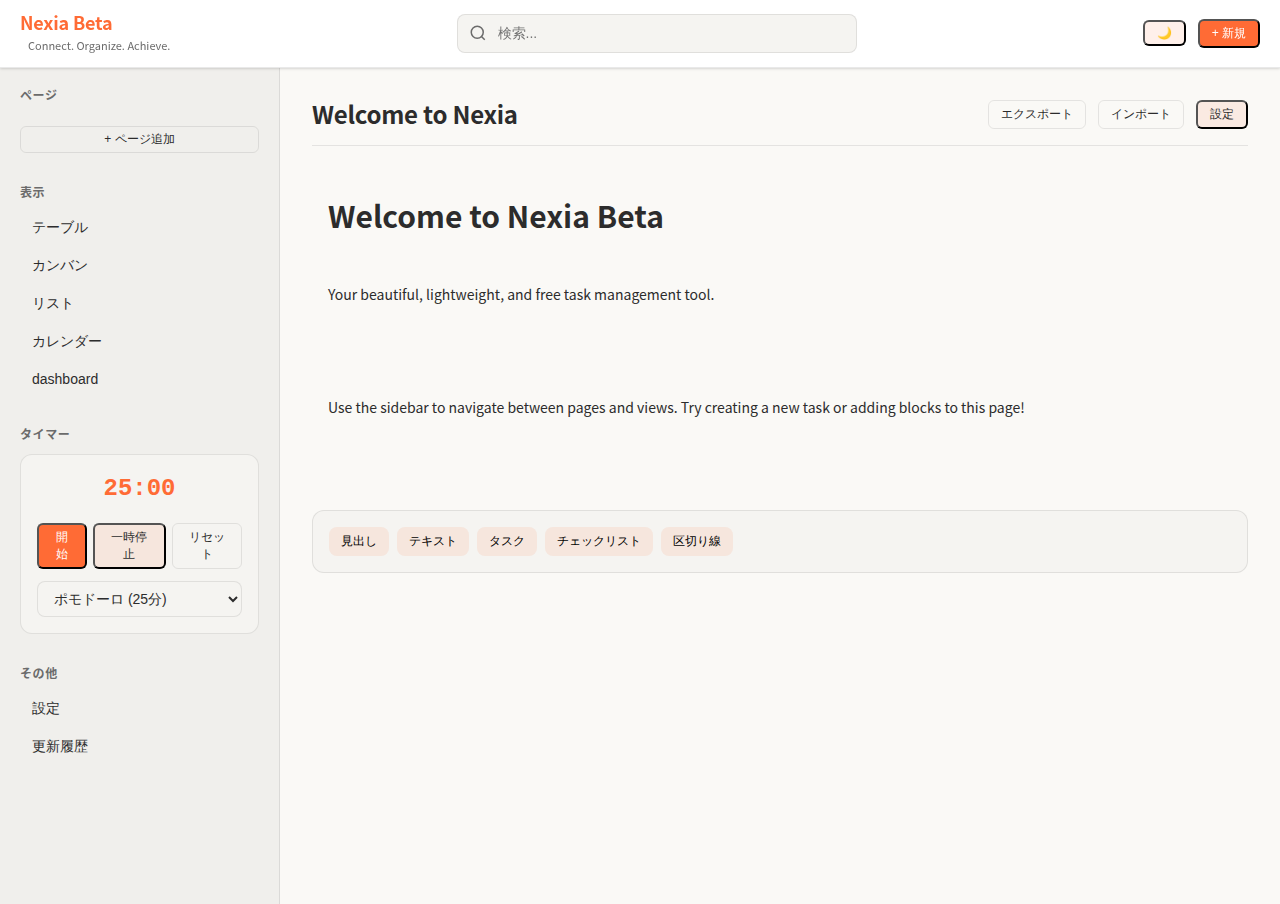
<file: index.html>
<!DOCTYPE html>
<html lang="ja">
<head>
    <meta charset="UTF-8">
    <meta name="viewport" content="width=device-width, initial-scale=1.0">
    <title>Nexia Beta - タスク管理ツール</title>
    <link rel="stylesheet" href="style.css">
</head>
<body>
    <!-- Header -->
    <header class="header liquid-glass glass-deep glass-particles pulse-subtle">
        <div class="header__left">
            <button class="btn--secondary btn--sm sidebar-toggle" id="sidebarToggle">
                <svg width="20" height="20" viewBox="0 0 24 24" fill="none" stroke="currentColor" stroke-width="2">
                    <line x1="3" y1="6" x2="21" y2="6"></line>
                    <line x1="3" y1="12" x2="21" y2="12"></line>
                    <line x1="3" y1="18" x2="21" y2="18"></line>
                </svg>
            </button>
            <div class="header__logo">
<h1 data-i18n="app_name">Nexia Beta</h1>
<span class="header__tagline" data-i18n="tagline">Connect. Organize. Achieve.</span>
            </div>
        </div>
        <div class="header__center">
            <div class="search-bar">
<input type="text" id="searchInput" class="form-control" data-i18n-placeholder="search_placeholder">
                <svg class="search-icon" width="18" height="18" viewBox="0 0 24 24" fill="none" stroke="currentColor" stroke-width="2">
                    <circle cx="11" cy="11" r="8"></circle>
                    <path d="M21 21l-4.35-4.35"></path>
                </svg>
            </div>
        </div>
        <div class="header__right">
            <button class="btn--secondary btn--sm" id="themeToggle">🌙</button>
<button class="btn--primary btn--sm" id="addButton" data-i18n="add_new">+ 新規</button>
        </div>
    </header>

    <!-- Main Layout -->
    <div class="app-layout">
        <!-- Sidebar -->
        <aside class="sidebar liquid-glass glass-deep" id="sidebar">
            <nav class="sidebar__nav">
                <div class="sidebar__section">
                    <h3 class="sidebar__title" data-i18n="pages">ページ</h3>
                    <ul class="sidebar__list" id="pagesList">
                        <li class="sidebar__item sidebar__item--active">
                            <a href="#" data-page="welcome">📝 ようこそ</a>
                        </li>
                    </ul>
                    <button class="btn--outline btn--sm sidebar__add-btn" id="addPageBtn" data-i18n="add_page">+ ページ追加</button>
                </div>
                
                <div class="sidebar__section">
                    <h3 class="sidebar__title" data-i18n="views">表示</h3>
                    <ul class="sidebar__list">
                        <li class="sidebar__item">
                            <button class="view-toggle" data-view="table" data-i18n="table">📊 テーブル</button>
                        </li>
                        <li class="sidebar__item">
                            <button class="view-toggle" data-view="kanban" data-i18n="kanban">📋 カンバン</button>
                        </li>
                        <li class="sidebar__item">
                            <button class="view-toggle" data-view="list" data-i18n="list">📄 リスト</button>
                        </li>
                        <li class="sidebar__item">
                            <button class="view-toggle" data-view="calendar" data-i18n="calendar">📅 カレンダー</button>
                        </li>
                        <li class="sidebar__item">
                            <button class="view-toggle" data-view="dashboard" data-i18n="dashboard">📊 ダッシュボード</button>
                        </li>
                    </ul>
                </div>

                <div class="sidebar__section">
                    <h3 class="sidebar__title" data-i18n="timer">タイマー</h3>
                    <div class="timer-widget">
                        <div class="timer-display" id="timerDisplay">25:00</div>
                        <div class="timer-controls">
                            <button class="btn--sm btn--primary" id="startTimer" data-i18n="start">開始</button>
                            <button class="btn--sm btn--secondary" id="pauseTimer" data-i18n="pause">一時停止</button>
                            <button class="btn--sm btn--outline" id="resetTimer" data-i18n="reset">リセット</button>
                        </div>
                        <select class="form-control timer-select" id="timerType">
                            <option value="pomodoro" data-i18n="pomodoro">ポモドーロ (25分)</option>
                            <option value="custom" data-i18n="custom">カスタム</option>
                            <option value="stopwatch" data-i18n="stopwatch">ストップウォッチ</option>
                        </select>
                        <input type="number" class="form-control timer-custom" id="customTimerInput" min="1" value="25" data-i18n-placeholder="minutes" style="display:none; margin-top:8px;">
                    </div>
                </div>
                <div class="sidebar__section">
                    <h3 class="sidebar__title" data-i18n="others">その他</h3>
                    <ul class="sidebar__list">
                        <li class="sidebar__item">
                            <button class="view-toggle" data-view="settings" data-i18n="settings">⚙️ 設定</button>
                        </li>
                        <li class="sidebar__item">
                            <button class="view-toggle" data-view="changelog" data-i18n="changelog">🕑 更新履歴</button>
                        </li>
                    </ul>
                </div>
            </nav>
        </aside>

        <!-- Main Content -->
        <main class="main-content">
            <!-- Content Views -->
            <div class="content-view" id="editorView">
                <div class="page-header">
                    <h2 id="pageTitle">ページタイトル</h2>
                    <div class="page-actions">
                        <button class="btn--outline btn--sm" id="exportBtn" data-i18n="export">エクスポート</button>
                        <button class="btn--outline btn--sm" id="importBtn" data-i18n="import">インポート</button>
                        <input type="file" id="importInput" accept="application/json" style="display:none">
                        <button class="btn--secondary btn--sm" id="pageSettingsBtn" data-i18n="page_settings">設定</button>
                    </div>
                </div>
                <div class="editor-container" id="editorContainer">
                    <!-- Dynamic blocks will be inserted here -->
                </div>
                <div class="add-block-menu" id="addBlockMenu">
                    <button class="add-block-btn" data-type="heading" data-i18n="block_heading">📝 見出し</button>
                    <button class="add-block-btn" data-type="text" data-i18n="block_text">📄 テキスト</button>
                    <button class="add-block-btn" data-type="task" data-i18n="block_task">✅ タスク</button>
                    <button class="add-block-btn" data-type="checklist" data-i18n="block_checklist">☑️ チェックリスト</button>
                    <button class="add-block-btn" data-type="divider" data-i18n="block_divider">➖ 区切り線</button>
                </div>
            </div>

            <div class="content-view hidden" id="tableView">
                <div class="view-header">
                    <h2 data-i18n="tasks_list">タスク一覧</h2>
                    <div class="view-controls">
                        <select class="form-control" id="filterPriority">
                            <option value="" data-i18n="all_priorities">すべての優先度</option>
                            <option value="high" data-i18n="priority_high">高</option>
                            <option value="medium" data-i18n="priority_medium">中</option>
                            <option value="low" data-i18n="priority_low">低</option>
                        </select>
                        <button class="btn--primary btn--sm" id="addTaskBtn" data-i18n="add_task">+ タスク追加</button>
                    </div>
                </div>
                <div class="table-container">
                    <table class="tasks-table">
                        <thead>
                            <tr>
                                <th data-i18n="table_complete">完了</th>
                                <th data-i18n="table_task">タスク名</th>
                                <th data-i18n="table_priority">優先度</th>
                                <th data-i18n="table_due">期限</th>
                                <th data-i18n="table_tags">タグ</th>
                                <th data-i18n="table_time">時間</th>
                                <th data-i18n="table_actions">操作</th>
                            </tr>
                        </thead>
                        <tbody id="tasksTableBody">
                            <!-- Tasks will be populated here -->
                        </tbody>
                    </table>
                </div>
            </div>

            <div class="content-view hidden" id="kanbanView">
                <div class="view-header">
                    <h2 data-i18n="kanban_board">カンバンボード</h2>
                </div>
                <div class="kanban-board">
                    <div class="kanban-column">
                        <h3 data-i18n="todo">Todo</h3>
                        <div class="kanban-tasks" id="todoTasks" data-status="todo"></div>
                    </div>
                    <div class="kanban-column">
                        <h3 data-i18n="in_progress">進行中</h3>
                        <div class="kanban-tasks" id="inProgressTasks" data-status="in-progress"></div>
                    </div>
                    <div class="kanban-column">
                        <h3 data-i18n="completed">完了</h3>
                        <div class="kanban-tasks" id="completedTasks" data-status="completed"></div>
                    </div>
                </div>
            </div>

            <div class="content-view hidden" id="listView">
                <div class="view-header">
                    <h2 data-i18n="list_view">リスト表示</h2>
                </div>
                <div class="tasks-list" id="tasksList">
                    <!-- Tasks will be populated here -->
                </div>
            </div>

            <div class="content-view hidden" id="calendarView">
                <div class="view-header">
                    <h2 data-i18n="calendar">カレンダー</h2>
                </div>
                <div class="calendar-container">
                    <div class="calendar-header">
                        <button class="btn--outline btn--sm" id="prevMonth">←</button>
                        <h3 id="calendarMonth">2025年6月</h3>
                        <button class="btn--outline btn--sm" id="nextMonth">→</button>
                    </div>
                    <div class="calendar-grid" id="calendarGrid">
                        <!-- Calendar will be populated here -->
                    </div>
                </div>
            </div>

            <div class="content-view hidden" id="settingsView">
                <div class="view-header">
                    <h2 data-i18n="settings">設定</h2>
                </div>
                <div class="settings-form">
                    <div class="form-group">
                        <label class="form-label" data-i18n="settings_username">ユーザーネーム</label>
                        <input type="text" class="form-control" id="usernameInput">
                    </div>
                    <div class="form-group">
                        <label class="form-label" data-i18n="settings_language">言語</label>
                        <select class="form-control" id="languageSelect">
                            <option value="ja">日本語</option>
                            <option value="en">English</option>
                            <option value="ko">한국어</option>
                        </select>
                    </div>
                    <div class="form-group">
                        <label class="form-label" data-i18n="settings_clear_design">Clear Design</label>
                        <select class="form-control" id="clearDesignSelect">
                            <option value="false" data-i18n="clear_design_disabled">Disabled</option>
                            <option value="true" data-i18n="clear_design_enabled">Enabled</option>
                        </select>
                    </div>
                    <div class="form-group">
                        <label class="form-label" data-i18n="settings_theme">テーマ</label>
                        <select class="form-control" id="themeSelect">
                            <option value="light" data-i18n="theme_light">ライト</option>
                            <option value="dark" data-i18n="theme_dark">ダーク</option>
                        </select>
                    </div>
                    <button class="btn--primary" id="saveSettingsBtn" data-i18n="save">保存</button>
                </div>
            </div>

            <div class="content-view hidden" id="changelogView">
                <div class="view-header">
                    <h2 data-i18n="changelog">更新履歴</h2>
                </div>
                <div class="changelog-content">
                    <h3>v1.0.1-beta</h3>
                    <p data-i18n="changelog_v101_beta_clear_design">設定に「クリアデザイン」オプションを追加し、余白、滑らかなアニメーション、透明感・ガラス感、立体感を特徴とする新しいUI体験を導入しました。</p>

                    <h3>v1.0.0-beta</h3>
                    <p data-i18n="changelog_v1">初期リリース、多言語対応を追加</p>
                </div>
            </div>

            <div class="content-view hidden" id="dashboardView">
                <div class="view-header">
                    <h2 data-i18n="dashboard_title">ダッシュボード</h2>
                </div>
                <div class="dashboard-grid">
                    <div class="dashboard-card">
                        <h3 data-i18n="tasks_overview">タスク概要</h3>
                        <p><span data-i18n="total_tasks">総タスク数:</span> <span id="totalTasks">0</span></p>
                        <p><span data-i18n="completed_tasks">完了タスク:</span> <span id="completedTasksCount">0</span></p>
                        <p><span data-i18n="pending_tasks">未完了タスク:</span> <span id="pendingTasksCount">0</span></p>
                    </div>
                    <div class="dashboard-card">
                        <h3 data-i18n="task_status_chart">タスクステータス</h3>
                        <div id="taskStatusChart" class="chart-container">
                            <!-- Basic bar chart will be rendered here -->
                        </div>
                    </div>
                    <!-- More cards can be added later -->
                </div>
            </div>
        </main>
    </div>

    <!-- Modals -->
    <div class="modal" id="taskModal">
        <div class="modal__content liquid-glass glass-shallow">
            <div class="modal__header">
                <h3 id="taskModalTitle" data-i18n="task_modal_title">タスクを編集</h3>
                <button class="modal__close" id="closeTaskModal">×</button>
            </div>
            <form class="modal__body" id="taskForm">
                <div class="form-group">
                    <label class="form-label" data-i18n="task_name">タスク名</label>
                    <input type="text" class="form-control" id="taskTitle" required>
                </div>
                <div class="form-group">
                    <label class="form-label" data-i18n="description">説明</label>
                    <textarea class="form-control" id="taskDescription" rows="3"></textarea>
                </div>
                <div class="form-group">
                    <label class="form-label" data-i18n="priority">優先度</label>
                    <select class="form-control" id="taskPriority">
                        <option value="low" data-i18n="priority_low">低</option>
                        <option value="medium" data-i18n="priority_medium">中</option>
                        <option value="high" data-i18n="priority_high">高</option>
                    </select>
                </div>
                <div class="form-group">
                    <label class="form-label" data-i18n="due_date">期限</label>
                    <input type="date" class="form-control" id="taskDueDate">
                </div>
                <div class="form-group">
                    <label class="form-label" data-i18n="tags">タグ (カンマ区切り)</label>
                    <input type="text" class="form-control" id="taskTags" data-i18n-placeholder="tags_placeholder" placeholder="仕事, 重要">
                </div>
                <div class="form-group">
                    <label class="form-label" data-i18n="subtasks">サブタスク (改行区切り)</label>
                    <textarea class="form-control" id="taskSubtasks" rows="3" data-i18n-placeholder="subtasks_placeholder" placeholder="サブタスク1&#10;サブタスク2"></textarea>
                </div>
                <div class="form-group">
                    <label class="form-label" data-i18n="recurrence_type">Recurrence Type</label>
                    <select class="form-control" id="taskRecurrenceType">
                        <option value="none" data-i18n="recurrence_none">None</option>
                        <option value="daily" data-i18n="recurrence_daily">Daily</option>
                        <option value="weekly" data-i18n="recurrence_weekly">Weekly</option>
                        <option value="monthly" data-i18n="recurrence_monthly">Monthly</option>
                    </select>
                </div>
                <div class="form-group" id="recurrenceIntervalGroup" style="display:none;">
                    <label class="form-label" data-i18n="recurrence_interval">Interval (e.g., 1 for every day/week/month)</label>
                    <input type="number" class="form-control" id="taskRecurrenceInterval" value="1" min="1">
                </div>
                <div class="form-group">
                    <label class="form-label" data-i18n="task_reminder">Set Reminder</label>
                    <input type="datetime-local" class="form-control" id="taskReminderDate">
                </div>
            </form>
            <div class="modal__footer">
                <button class="btn--outline" id="cancelTask" data-i18n="cancel">キャンセル</button>
                <button class="btn--primary" id="saveTask" data-i18n="save">保存</button>
            </div>
        </div>
    </div>

    <!-- Command Palette -->
    <div class="command-palette hidden" id="commandPalette">
        <div class="command-palette__content">
            <input type="text" class="command-palette__input" id="commandInput" data-i18n-placeholder="command_placeholder" placeholder="コマンドを入力...">
            <div class="command-palette__results" id="commandResults">
                <div class="command-item" data-command="new-task" data-i18n="cmd_new_task">新しいタスク</div>
                <div class="command-item" data-command="new-page" data-i18n="cmd_new_page">新しいページ</div>
                <div class="command-item" data-command="export" data-i18n="cmd_export">エクスポート</div>
                <div class="command-item" data-command="import" data-i18n="cmd_import">インポート</div>
                <div class="command-item" data-command="toggle-theme" data-i18n="cmd_toggle_theme">テーマ切り替え</div>
            </div>
        </div>
    </div>

    <script src="app.js"></script>
</body>
</html>
</file>
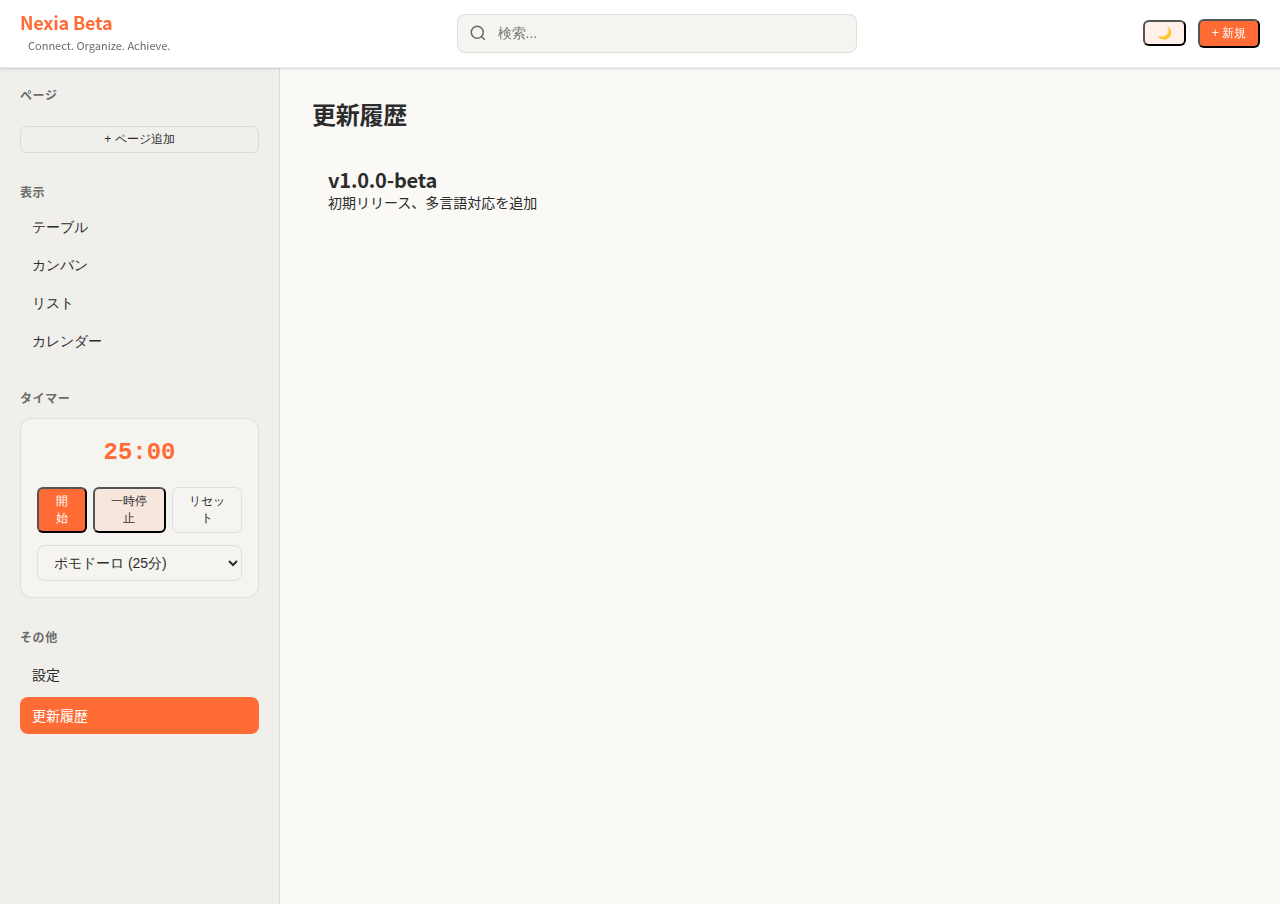
<file: changelog.html>
<!DOCTYPE html>
<html lang="ja">
<head>
    <meta charset="UTF-8">
    <meta name="viewport" content="width=device-width, initial-scale=1.0">
    <title>Nexia Beta - タスク管理ツール</title>
    <link rel="stylesheet" href="style.css">
</head>
<body>
    <!-- Header -->
    <header class="header">
        <div class="header__left">
            <button class="btn--secondary btn--sm sidebar-toggle" id="sidebarToggle">
                <svg width="20" height="20" viewBox="0 0 24 24" fill="none" stroke="currentColor" stroke-width="2">
                    <line x1="3" y1="6" x2="21" y2="6"></line>
                    <line x1="3" y1="12" x2="21" y2="12"></line>
                    <line x1="3" y1="18" x2="21" y2="18"></line>
                </svg>
            </button>
            <div class="header__logo">
<h1 data-i18n="app_name">Nexia Beta</h1>
<span class="header__tagline" data-i18n="tagline">Connect. Organize. Achieve.</span>
            </div>
        </div>
        <div class="header__center">
            <div class="search-bar">
<input type="text" id="searchInput" class="form-control" data-i18n-placeholder="search_placeholder">
                <svg class="search-icon" width="18" height="18" viewBox="0 0 24 24" fill="none" stroke="currentColor" stroke-width="2">
                    <circle cx="11" cy="11" r="8"></circle>
                    <path d="M21 21l-4.35-4.35"></path>
                </svg>
            </div>
        </div>
        <div class="header__right">
            <button class="btn--secondary btn--sm" id="themeToggle">🌙</button>
<button class="btn--primary btn--sm" id="addButton" data-i18n="add_new">+ 新規</button>
        </div>
    </header>

    <!-- Main Layout -->
    <div class="app-layout">
        <!-- Sidebar -->
        <aside class="sidebar" id="sidebar">
            <nav class="sidebar__nav">
                <div class="sidebar__section">
                    <h3 class="sidebar__title" data-i18n="pages">ページ</h3>
                    <ul class="sidebar__list" id="pagesList">
                        <li class="sidebar__item sidebar__item--active">
                            <a href="#" data-page="welcome">📝 ようこそ</a>
                        </li>
                    </ul>
                    <button class="btn--outline btn--sm sidebar__add-btn" id="addPageBtn" data-i18n="add_page">+ ページ追加</button>
                </div>
                
                <div class="sidebar__section">
                    <h3 class="sidebar__title" data-i18n="views">表示</h3>
                    <ul class="sidebar__list">
                        <li class="sidebar__item">
                            <button class="view-toggle" data-view="table" data-i18n="table">📊 テーブル</button>
                        </li>
                        <li class="sidebar__item">
                            <button class="view-toggle" data-view="kanban" data-i18n="kanban">📋 カンバン</button>
                        </li>
                        <li class="sidebar__item">
                            <button class="view-toggle" data-view="list" data-i18n="list">📄 リスト</button>
                        </li>
                        <li class="sidebar__item">
                            <button class="view-toggle" data-view="calendar" data-i18n="calendar">📅 カレンダー</button>
                        </li>
                    </ul>
                </div>

                <div class="sidebar__section">
                    <h3 class="sidebar__title" data-i18n="timer">タイマー</h3>
                    <div class="timer-widget">
                        <div class="timer-display" id="timerDisplay">25:00</div>
                        <div class="timer-controls">
                            <button class="btn--sm btn--primary" id="startTimer" data-i18n="start">開始</button>
                            <button class="btn--sm btn--secondary" id="pauseTimer" data-i18n="pause">一時停止</button>
                            <button class="btn--sm btn--outline" id="resetTimer" data-i18n="reset">リセット</button>
                        </div>
                        <select class="form-control timer-select" id="timerType">
                            <option value="pomodoro" data-i18n="pomodoro">ポモドーロ (25分)</option>
                            <option value="custom" data-i18n="custom">カスタム</option>
                            <option value="stopwatch" data-i18n="stopwatch">ストップウォッチ</option>
                        </select>
                        <input type="number" class="form-control timer-custom" id="customTimerInput" min="1" value="25" data-i18n-placeholder="minutes" style="display:none; margin-top:8px;">
                    </div>
                </div>
                <div class="sidebar__section">
                    <h3 class="sidebar__title" data-i18n="others">その他</h3>
                    <ul class="sidebar__list">
                        <li class="sidebar__item">
                            <a href="settings.html" data-i18n="settings">⚙️ 設定</a>
                        </li>
                        <li class="sidebar__item sidebar__item--active">
                            <a href="changelog.html" data-i18n="changelog">🕑 更新履歴</a>
                        </li>
                    </ul>
                </div>
            </nav>
        </aside>

        <!-- Main Content -->
        <main class="main-content">
            <!-- Content Views -->
            <div class="content-view hidden" id="editorView">
                <div class="page-header">
                    <h2 id="pageTitle">ページタイトル</h2>
                    <div class="page-actions">
                        <button class="btn--outline btn--sm" id="exportBtn" data-i18n="export">エクスポート</button>
                        <button class="btn--outline btn--sm" id="importBtn" data-i18n="import">インポート</button>
                        <input type="file" id="importInput" accept="application/json" style="display:none">
                        <button class="btn--secondary btn--sm" id="pageSettingsBtn" data-i18n="page_settings">設定</button>
                    </div>
                </div>
                <div class="editor-container" id="editorContainer">
                    <!-- Dynamic blocks will be inserted here -->
                </div>
                <div class="add-block-menu" id="addBlockMenu">
                    <button class="add-block-btn" data-type="heading" data-i18n="block_heading">📝 見出し</button>
                    <button class="add-block-btn" data-type="text" data-i18n="block_text">📄 テキスト</button>
                    <button class="add-block-btn" data-type="task" data-i18n="block_task">✅ タスク</button>
                    <button class="add-block-btn" data-type="checklist" data-i18n="block_checklist">☑️ チェックリスト</button>
                    <button class="add-block-btn" data-type="divider" data-i18n="block_divider">➖ 区切り線</button>
                </div>
            </div>

            <div class="content-view hidden" id="tableView">
                <div class="view-header">
                    <h2 data-i18n="tasks_list">タスク一覧</h2>
                    <div class="view-controls">
                        <select class="form-control" id="filterPriority">
                            <option value="" data-i18n="all_priorities">すべての優先度</option>
                            <option value="high" data-i18n="priority_high">高</option>
                            <option value="medium" data-i18n="priority_medium">中</option>
                            <option value="low" data-i18n="priority_low">低</option>
                        </select>
                        <button class="btn--primary btn--sm" id="addTaskBtn" data-i18n="add_task">+ タスク追加</button>
                    </div>
                </div>
                <div class="table-container">
                    <table class="tasks-table">
                        <thead>
                            <tr>
                                <th data-i18n="table_complete">完了</th>
                                <th data-i18n="table_task">タスク名</th>
                                <th data-i18n="table_priority">優先度</th>
                                <th data-i18n="table_due">期限</th>
                                <th data-i18n="table_tags">タグ</th>
                                <th data-i18n="table_actions">操作</th>
                            </tr>
                        </thead>
                        <tbody id="tasksTableBody">
                            <!-- Tasks will be populated here -->
                        </tbody>
                    </table>
                </div>
            </div>

            <div class="content-view hidden" id="kanbanView">
                <div class="view-header">
                    <h2 data-i18n="kanban_board">カンバンボード</h2>
                </div>
                <div class="kanban-board">
                    <div class="kanban-column">
                        <h3 data-i18n="todo">Todo</h3>
                        <div class="kanban-tasks" id="todoTasks" data-status="todo"></div>
                    </div>
                    <div class="kanban-column">
                        <h3 data-i18n="in_progress">進行中</h3>
                        <div class="kanban-tasks" id="inProgressTasks" data-status="in-progress"></div>
                    </div>
                    <div class="kanban-column">
                        <h3 data-i18n="completed">完了</h3>
                        <div class="kanban-tasks" id="completedTasks" data-status="completed"></div>
                    </div>
                </div>
            </div>

            <div class="content-view hidden" id="listView">
                <div class="view-header">
                    <h2 data-i18n="list_view">リスト表示</h2>
                </div>
                <div class="tasks-list" id="tasksList">
                    <!-- Tasks will be populated here -->
                </div>
            </div>

            <div class="content-view hidden" id="calendarView">
                <div class="view-header">
                    <h2 data-i18n="calendar">カレンダー</h2>
                </div>
                <div class="calendar-container">
                    <div class="calendar-header">
                        <button class="btn--outline btn--sm" id="prevMonth">←</button>
                        <h3 id="calendarMonth">2025年6月</h3>
                        <button class="btn--outline btn--sm" id="nextMonth">→</button>
                    </div>
                    <div class="calendar-grid" id="calendarGrid">
                        <!-- Calendar will be populated here -->
                    </div>
                </div>
            </div>

            <div class="content-view" id="changelogView">
                <div class="view-header">
                    <h2 data-i18n="changelog">更新履歴</h2>
                </div>
                <div class="changelog-content">
                    <h3>v1.0.0-beta</h3>
                    <p data-i18n="changelog_v1">初期リリース、多言語対応を追加</p>
                </div>
            </div>

        </main>
    </div>

    <!-- Modals -->
    <div class="modal" id="taskModal">
        <div class="modal__content">
            <div class="modal__header">
                <h3 id="taskModalTitle" data-i18n="task_modal_title">タスクを編集</h3>
                <button class="modal__close" id="closeTaskModal">×</button>
            </div>
            <form class="modal__body" id="taskForm">
                <div class="form-group">
                    <label class="form-label" data-i18n="task_name">タスク名</label>
                    <input type="text" class="form-control" id="taskTitle" required>
                </div>
                <div class="form-group">
                    <label class="form-label" data-i18n="description">説明</label>
                    <textarea class="form-control" id="taskDescription" rows="3"></textarea>
                </div>
                <div class="form-group">
                    <label class="form-label" data-i18n="priority">優先度</label>
                    <select class="form-control" id="taskPriority">
                        <option value="low" data-i18n="priority_low">低</option>
                        <option value="medium" data-i18n="priority_medium">中</option>
                        <option value="high" data-i18n="priority_high">高</option>
                    </select>
                </div>
                <div class="form-group">
                    <label class="form-label" data-i18n="due_date">期限</label>
                    <input type="date" class="form-control" id="taskDueDate">
                </div>
                <div class="form-group">
                    <label class="form-label" data-i18n="tags">タグ (カンマ区切り)</label>
                    <input type="text" class="form-control" id="taskTags" data-i18n-placeholder="tags_placeholder" placeholder="仕事, 重要">
                </div>
                <div class="form-group">
                    <label class="form-label" data-i18n="subtasks">サブタスク (改行区切り)</label>
                    <textarea class="form-control" id="taskSubtasks" rows="3" data-i18n-placeholder="subtasks_placeholder" placeholder="サブタスク1&#10;サブタスク2"></textarea>
                </div>
            </form>
            <div class="modal__footer">
                <button class="btn--outline" id="cancelTask" data-i18n="cancel">キャンセル</button>
                <button class="btn--primary" id="saveTask" data-i18n="save">保存</button>
            </div>
        </div>
    </div>

    <!-- Command Palette -->
    <div class="command-palette hidden" id="commandPalette">
        <div class="command-palette__content">
            <input type="text" class="command-palette__input" id="commandInput" data-i18n-placeholder="command_placeholder" placeholder="コマンドを入力...">
            <div class="command-palette__results" id="commandResults">
                <div class="command-item" data-command="new-task" data-i18n="cmd_new_task">新しいタスク</div>
                <div class="command-item" data-command="new-page" data-i18n="cmd_new_page">新しいページ</div>
                <div class="command-item" data-command="export" data-i18n="cmd_export">エクスポート</div>
                <div class="command-item" data-command="import" data-i18n="cmd_import">インポート</div>
                <div class="command-item" data-command="toggle-theme" data-i18n="cmd_toggle_theme">テーマ切り替え</div>
            </div>
        </div>
    </div>

    <script src="app.js"></script>
    <script>
        document.addEventListener('DOMContentLoaded', () => {
            if (window.app) {
                app.switchView('changelog');
            }
        });
    </script>
</body>
</html>
</file>
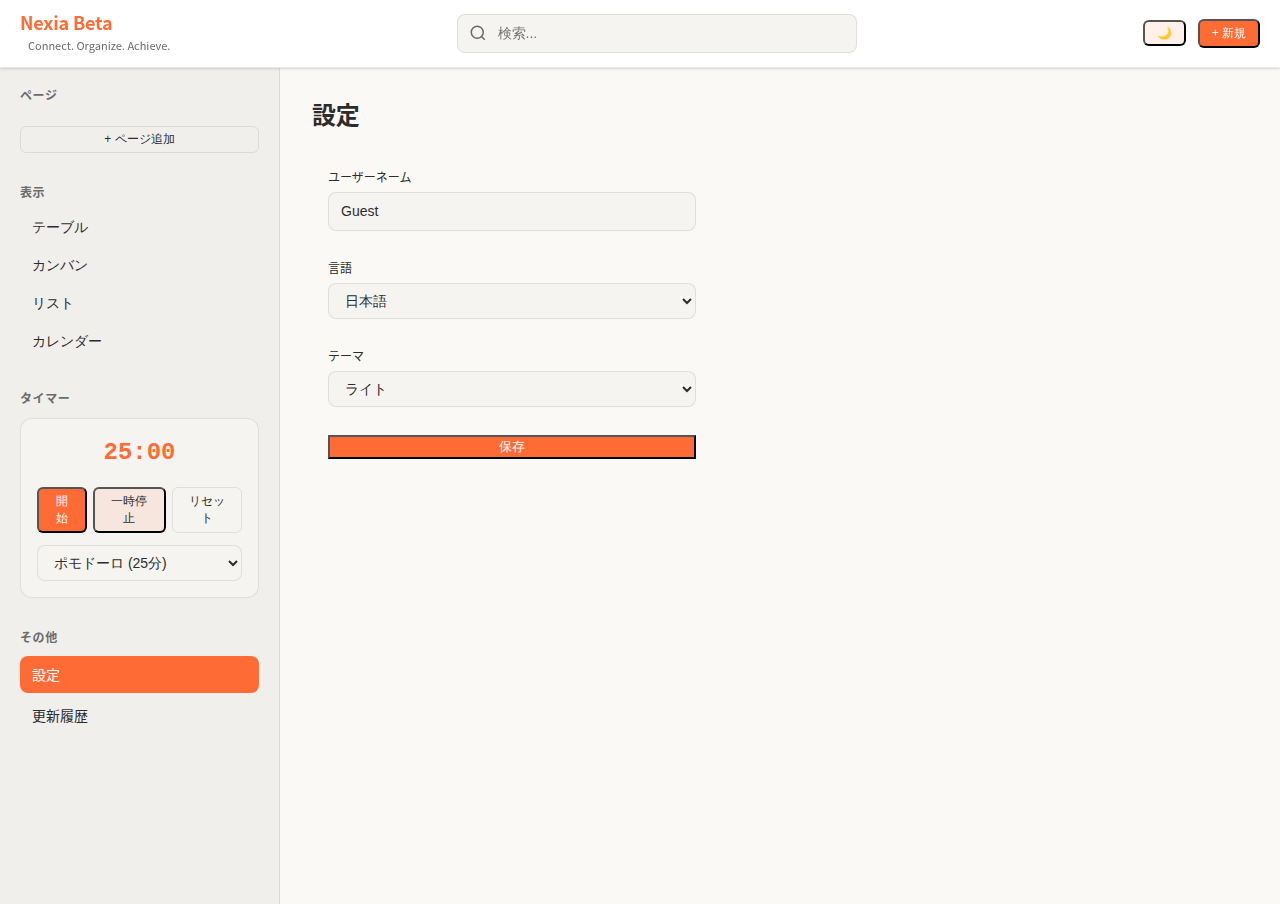
<file: settings.html>
<!DOCTYPE html>
<html lang="ja">
<head>
    <meta charset="UTF-8">
    <meta name="viewport" content="width=device-width, initial-scale=1.0">
    <title>Nexia Beta - タスク管理ツール</title>
    <link rel="stylesheet" href="style.css">
</head>
<body>
    <!-- Header -->
    <header class="header">
        <div class="header__left">
            <button class="btn--secondary btn--sm sidebar-toggle" id="sidebarToggle">
                <svg width="20" height="20" viewBox="0 0 24 24" fill="none" stroke="currentColor" stroke-width="2">
                    <line x1="3" y1="6" x2="21" y2="6"></line>
                    <line x1="3" y1="12" x2="21" y2="12"></line>
                    <line x1="3" y1="18" x2="21" y2="18"></line>
                </svg>
            </button>
            <div class="header__logo">
<h1 data-i18n="app_name">Nexia Beta</h1>
<span class="header__tagline" data-i18n="tagline">Connect. Organize. Achieve.</span>
            </div>
        </div>
        <div class="header__center">
            <div class="search-bar">
<input type="text" id="searchInput" class="form-control" data-i18n-placeholder="search_placeholder">
                <svg class="search-icon" width="18" height="18" viewBox="0 0 24 24" fill="none" stroke="currentColor" stroke-width="2">
                    <circle cx="11" cy="11" r="8"></circle>
                    <path d="M21 21l-4.35-4.35"></path>
                </svg>
            </div>
        </div>
        <div class="header__right">
            <button class="btn--secondary btn--sm" id="themeToggle">🌙</button>
<button class="btn--primary btn--sm" id="addButton" data-i18n="add_new">+ 新規</button>
        </div>
    </header>

    <!-- Main Layout -->
    <div class="app-layout">
        <!-- Sidebar -->
        <aside class="sidebar" id="sidebar">
            <nav class="sidebar__nav">
                <div class="sidebar__section">
                    <h3 class="sidebar__title" data-i18n="pages">ページ</h3>
                    <ul class="sidebar__list" id="pagesList">
                        <li class="sidebar__item sidebar__item--active">
                            <a href="#" data-page="welcome">📝 ようこそ</a>
                        </li>
                    </ul>
                    <button class="btn--outline btn--sm sidebar__add-btn" id="addPageBtn" data-i18n="add_page">+ ページ追加</button>
                </div>
                
                <div class="sidebar__section">
                    <h3 class="sidebar__title" data-i18n="views">表示</h3>
                    <ul class="sidebar__list">
                        <li class="sidebar__item">
                            <button class="view-toggle" data-view="table" data-i18n="table">📊 テーブル</button>
                        </li>
                        <li class="sidebar__item">
                            <button class="view-toggle" data-view="kanban" data-i18n="kanban">📋 カンバン</button>
                        </li>
                        <li class="sidebar__item">
                            <button class="view-toggle" data-view="list" data-i18n="list">📄 リスト</button>
                        </li>
                        <li class="sidebar__item">
                            <button class="view-toggle" data-view="calendar" data-i18n="calendar">📅 カレンダー</button>
                        </li>
                    </ul>
                </div>

                <div class="sidebar__section">
                    <h3 class="sidebar__title" data-i18n="timer">タイマー</h3>
                    <div class="timer-widget">
                        <div class="timer-display" id="timerDisplay">25:00</div>
                        <div class="timer-controls">
                            <button class="btn--sm btn--primary" id="startTimer" data-i18n="start">開始</button>
                            <button class="btn--sm btn--secondary" id="pauseTimer" data-i18n="pause">一時停止</button>
                            <button class="btn--sm btn--outline" id="resetTimer" data-i18n="reset">リセット</button>
                        </div>
                        <select class="form-control timer-select" id="timerType">
                            <option value="pomodoro" data-i18n="pomodoro">ポモドーロ (25分)</option>
                            <option value="custom" data-i18n="custom">カスタム</option>
                            <option value="stopwatch" data-i18n="stopwatch">ストップウォッチ</option>
                        </select>
                        <input type="number" class="form-control timer-custom" id="customTimerInput" min="1" value="25" data-i18n-placeholder="minutes" style="display:none; margin-top:8px;">
                    </div>
                </div>
                <div class="sidebar__section">
                    <h3 class="sidebar__title" data-i18n="others">その他</h3>
                    <ul class="sidebar__list">
                        <li class="sidebar__item sidebar__item--active">
                            <a href="settings.html" data-i18n="settings">⚙️ 設定</a>
                        </li>
                        <li class="sidebar__item">
                            <a href="changelog.html" data-i18n="changelog">🕑 更新履歴</a>
                        </li>
                    </ul>
                </div>
            </nav>
        </aside>

        <!-- Main Content -->
        <main class="main-content">
            <!-- Content Views -->
            <div class="content-view hidden" id="editorView">
                <div class="page-header">
                    <h2 id="pageTitle">ページタイトル</h2>
                    <div class="page-actions">
                        <button class="btn--outline btn--sm" id="exportBtn" data-i18n="export">エクスポート</button>
                        <button class="btn--outline btn--sm" id="importBtn" data-i18n="import">インポート</button>
                        <input type="file" id="importInput" accept="application/json" style="display:none">
                        <button class="btn--secondary btn--sm" id="pageSettingsBtn" data-i18n="page_settings">設定</button>
                    </div>
                </div>
                <div class="editor-container" id="editorContainer">
                    <!-- Dynamic blocks will be inserted here -->
                </div>
                <div class="add-block-menu" id="addBlockMenu">
                    <button class="add-block-btn" data-type="heading" data-i18n="block_heading">📝 見出し</button>
                    <button class="add-block-btn" data-type="text" data-i18n="block_text">📄 テキスト</button>
                    <button class="add-block-btn" data-type="task" data-i18n="block_task">✅ タスク</button>
                    <button class="add-block-btn" data-type="checklist" data-i18n="block_checklist">☑️ チェックリスト</button>
                    <button class="add-block-btn" data-type="divider" data-i18n="block_divider">➖ 区切り線</button>
                </div>
            </div>

            <div class="content-view hidden" id="tableView">
                <div class="view-header">
                    <h2 data-i18n="tasks_list">タスク一覧</h2>
                    <div class="view-controls">
                        <select class="form-control" id="filterPriority">
                            <option value="" data-i18n="all_priorities">すべての優先度</option>
                            <option value="high" data-i18n="priority_high">高</option>
                            <option value="medium" data-i18n="priority_medium">中</option>
                            <option value="low" data-i18n="priority_low">低</option>
                        </select>
                        <button class="btn--primary btn--sm" id="addTaskBtn" data-i18n="add_task">+ タスク追加</button>
                    </div>
                </div>
                <div class="table-container">
                    <table class="tasks-table">
                        <thead>
                            <tr>
                                <th data-i18n="table_complete">完了</th>
                                <th data-i18n="table_task">タスク名</th>
                                <th data-i18n="table_priority">優先度</th>
                                <th data-i18n="table_due">期限</th>
                                <th data-i18n="table_tags">タグ</th>
                                <th data-i18n="table_actions">操作</th>
                            </tr>
                        </thead>
                        <tbody id="tasksTableBody">
                            <!-- Tasks will be populated here -->
                        </tbody>
                    </table>
                </div>
            </div>

            <div class="content-view hidden" id="kanbanView">
                <div class="view-header">
                    <h2 data-i18n="kanban_board">カンバンボード</h2>
                </div>
                <div class="kanban-board">
                    <div class="kanban-column">
                        <h3 data-i18n="todo">Todo</h3>
                        <div class="kanban-tasks" id="todoTasks" data-status="todo"></div>
                    </div>
                    <div class="kanban-column">
                        <h3 data-i18n="in_progress">進行中</h3>
                        <div class="kanban-tasks" id="inProgressTasks" data-status="in-progress"></div>
                    </div>
                    <div class="kanban-column">
                        <h3 data-i18n="completed">完了</h3>
                        <div class="kanban-tasks" id="completedTasks" data-status="completed"></div>
                    </div>
                </div>
            </div>

            <div class="content-view hidden" id="listView">
                <div class="view-header">
                    <h2 data-i18n="list_view">リスト表示</h2>
                </div>
                <div class="tasks-list" id="tasksList">
                    <!-- Tasks will be populated here -->
                </div>
            </div>

            <div class="content-view hidden" id="calendarView">
                <div class="view-header">
                    <h2 data-i18n="calendar">カレンダー</h2>
                </div>
                <div class="calendar-container">
                    <div class="calendar-header">
                        <button class="btn--outline btn--sm" id="prevMonth">←</button>
                        <h3 id="calendarMonth">2025年6月</h3>
                        <button class="btn--outline btn--sm" id="nextMonth">→</button>
                    </div>
                    <div class="calendar-grid" id="calendarGrid">
                        <!-- Calendar will be populated here -->
                    </div>
                </div>
            </div>

            <div class="content-view" id="settingsView">
                <div class="view-header">
                    <h2 data-i18n="settings">設定</h2>
                </div>
                <div class="settings-form">
                    <div class="form-group">
                        <label class="form-label" data-i18n="settings_username">ユーザーネーム</label>
                        <input type="text" class="form-control" id="usernameInput">
                    </div>
                    <div class="form-group">
                        <label class="form-label" data-i18n="settings_language">言語</label>
                        <select class="form-control" id="languageSelect">
                            <option value="ja">日本語</option>
                            <option value="en">English</option>
                            <option value="ko">한국어</option>
                        </select>
                    </div>
                    <div class="form-group">
                        <label class="form-label" data-i18n="settings_theme">テーマ</label>
                        <select class="form-control" id="themeSelect">
                            <option value="light" data-i18n="theme_light">ライト</option>
                            <option value="dark" data-i18n="theme_dark">ダーク</option>
                        </select>
                    </div>
                    <button class="btn--primary" id="saveSettingsBtn" data-i18n="save">保存</button>
                </div>
            </div>

        </main>
    </div>

    <!-- Modals -->
    <div class="modal" id="taskModal">
        <div class="modal__content">
            <div class="modal__header">
                <h3 id="taskModalTitle" data-i18n="task_modal_title">タスクを編集</h3>
                <button class="modal__close" id="closeTaskModal">×</button>
            </div>
            <form class="modal__body" id="taskForm">
                <div class="form-group">
                    <label class="form-label" data-i18n="task_name">タスク名</label>
                    <input type="text" class="form-control" id="taskTitle" required>
                </div>
                <div class="form-group">
                    <label class="form-label" data-i18n="description">説明</label>
                    <textarea class="form-control" id="taskDescription" rows="3"></textarea>
                </div>
                <div class="form-group">
                    <label class="form-label" data-i18n="priority">優先度</label>
                    <select class="form-control" id="taskPriority">
                        <option value="low" data-i18n="priority_low">低</option>
                        <option value="medium" data-i18n="priority_medium">中</option>
                        <option value="high" data-i18n="priority_high">高</option>
                    </select>
                </div>
                <div class="form-group">
                    <label class="form-label" data-i18n="due_date">期限</label>
                    <input type="date" class="form-control" id="taskDueDate">
                </div>
                <div class="form-group">
                    <label class="form-label" data-i18n="tags">タグ (カンマ区切り)</label>
                    <input type="text" class="form-control" id="taskTags" data-i18n-placeholder="tags_placeholder" placeholder="仕事, 重要">
                </div>
                <div class="form-group">
                    <label class="form-label" data-i18n="subtasks">サブタスク (改行区切り)</label>
                    <textarea class="form-control" id="taskSubtasks" rows="3" data-i18n-placeholder="subtasks_placeholder" placeholder="サブタスク1&#10;サブタスク2"></textarea>
                </div>
            </form>
            <div class="modal__footer">
                <button class="btn--outline" id="cancelTask" data-i18n="cancel">キャンセル</button>
                <button class="btn--primary" id="saveTask" data-i18n="save">保存</button>
            </div>
        </div>
    </div>

    <!-- Command Palette -->
    <div class="command-palette hidden" id="commandPalette">
        <div class="command-palette__content">
            <input type="text" class="command-palette__input" id="commandInput" data-i18n-placeholder="command_placeholder" placeholder="コマンドを入力...">
            <div class="command-palette__results" id="commandResults">
                <div class="command-item" data-command="new-task" data-i18n="cmd_new_task">新しいタスク</div>
                <div class="command-item" data-command="new-page" data-i18n="cmd_new_page">新しいページ</div>
                <div class="command-item" data-command="export" data-i18n="cmd_export">エクスポート</div>
                <div class="command-item" data-command="import" data-i18n="cmd_import">インポート</div>
                <div class="command-item" data-command="toggle-theme" data-i18n="cmd_toggle_theme">テーマ切り替え</div>
            </div>
        </div>
    </div>

    <script src="app.js"></script>
    <script>
        document.addEventListener('DOMContentLoaded', () => {
            if (window.app) {
                app.switchView('settings');
            }
        });
    </script>
</body>
</html>
</file>
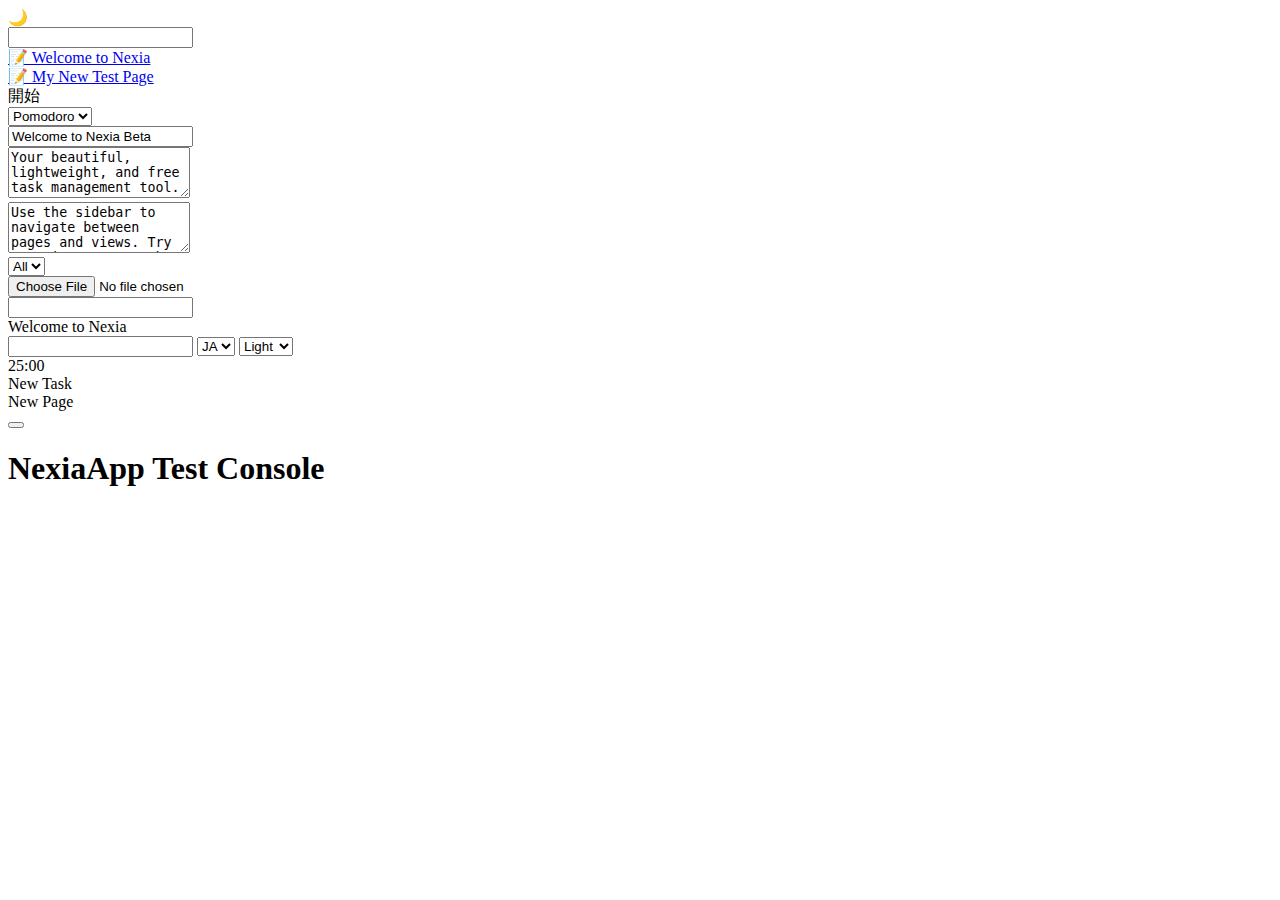
<file: test_nexia_app.html>
<!DOCTYPE html>
<html lang="en">
<head>
    <meta charset="UTF-8">
    <title>NexiaApp Test</title>
    <!-- Minimal DOM structure -->
    <div id="sidebar"></div>
    <div id="themeToggle"></div>
    <div id="addButton"></div>
    <input id="searchInput" />
    <div id="pagesList"></div>
    <div id="addPageBtn"></div>
    <div id="startTimer"></div>
    <div id="pauseTimer"></div>
    <div id="resetTimer"></div>
    <select id="timerType"><option value="pomodoro">Pomodoro</option></select>
    <input id="customTimerInput" />
    <div id="prevMonth"></div>
    <div id="nextMonth"></div>
    <div id="editorContainer"></div>
    <div id="addTaskBtn"></div>
    <div id="saveTask"></div>
    <div id="cancelTask"></div>
    <div id="closeTaskModal"></div>
    <select id="filterPriority"><option value="">All</option></select>
    <div id="exportBtn"></div>
    <div id="importBtn"></div>
    <input type="file" id="importInput" />
    <div id="saveSettingsBtn"></div>
    <input id="commandInput" />
    <div id="taskModal"></div>
    <div id="commandPalette"></div>
    <div id="pageTitle"></div>
    <div id="tasksTableBody"></div>
    <div id="todoTasks" data-status="todo"></div>
    <div id="inProgressTasks" data-status="in-progress"></div>
    <div id="completedTasks" data-status="completed"></div>
    <div id="tasksList"></div>
    <div id="calendarMonth"></div>
    <div id="calendarGrid"></div>
    <input id="usernameInput" />
    <select id="languageSelect"><option value="ja">JA</option></select>
    <select id="themeSelect">
        <option value="light">Light</option>
        <option value="dark">Dark</option>
        <option value="clear">Clear</option>
    </select>
    <div id="timerDisplay"></div>
    <div class="content-view" id="editorView"></div>
    <div class="content-view hidden" id="tableView"></div>
    <div class="content-view hidden" id="kanbanView"></div>
    <div class="content-view hidden" id="listView"></div>
    <div class="content-view hidden" id="calendarView"></div>
    <div class="content-view hidden" id="settingsView"></div>
    <div class="content-view hidden" id="changelogView"></div>
    <div id="commandResults">
        <div class="command-item" data-command="new-task">New Task</div>
        <div class="command-item" data-command="new-page">New Page</div>
    </div>
    <button id="sidebarToggle"></button>
</head>
<body>
    <h1>NexiaApp Test Console</h1>
    <script src="app.js"></script>
    <script>
        async function runTests() {
            console.log('[TEST_SCRIPT] Starting tests...');

            // 1. Clear localStorage
            localStorage.removeItem('nexia_data');
            console.log('[TEST_SCRIPT] localStorage cleared.');

            // 2. Instantiate NexiaApp (First time)
            await new Promise(resolve => setTimeout(resolve, 100));

            console.log('[TEST_SCRIPT] Creating first NexiaApp instance...');
            let app;
            try {
                app = new NexiaApp(); // Constructor calls this.init() which is async
                console.log('[TEST_SCRIPT] NexiaApp constructor called.');

                // Constructor's this.init() is async and not awaited by constructor.
                // We need to manually ensure essential async setup is done.
                // Let's wait a bit for the constructor's this.init() to likely call initDatabase and loadData,
                // or call them manually if we modify NexiaApp to not auto-init.
                // For now, let's assume initDatabase and loadData from constructor's init() complete or we override.

                // Manually ensure data initialization for testing core data logic
                // This bypasses the full DOM-dependent init/start sequence.
                console.log('[TEST_SCRIPT] Manually ensuring data initialization...');
                await app.initDatabase(); // Ensure DB is initialized or checked
                await app.loadData();     // Ensure data is loaded
                console.log('[TEST_SCRIPT] Manual data initialization complete.');

                // Set a default page for operations if not set by loadData correctly
                if (!app.currentPage && app.data.pages.length > 0) {
                    app.currentPage = app.data.pages[0].id;
                } else if (!app.currentPage && app.data.pages.length === 0) {
                    // If there are no pages, initDatabase should have created 'welcome'
                    // This indicates an issue if welcome page is not there.
                    console.warn('[TEST_SCRIPT] No current page and no pages loaded; this might indicate an issue with initDatabase/loadData.');
                }


            } catch (e) {
                console.error('[TEST_SCRIPT] Error during app instantiation or manual data init:', e.message, e.stack);
                console.error('[TEST_SCRIPT] FAIL: App setup failed, cannot proceed.');
                console.log('[TEST_SCRIPT] Tests finished (due to error).');
                return;
            }

            // 3. Verify Initial State (after our manual setup)
            console.log('[TEST_SCRIPT] Verifying initial state...');
            if (app.data && Array.isArray(app.data.pages) && app.data.pages.length > 0 && app.data.pages[0].id === 'welcome') {
                console.log('[TEST_SCRIPT] PASS: Initial state is correct. Welcome page loaded.');
            } else {
                console.error('[TEST_SCRIPT] FAIL: Initial state incorrect. app.data.pages:', JSON.stringify(app.data.pages));
            }

            // 4. Test Page Creation
            console.log('[TEST_SCRIPT] Testing page creation...');
            const originalPrompt = window.prompt;
            window.prompt = () => 'My New Test Page';
            try {
                // Ensure app.currentPage is set for addNewPage if it relies on it implicitly
                if (!app.currentPage && app.data.pages.length > 0) {
                     app.currentPage = app.data.pages[0].id; // Default to first page if not set
                }
                app.addNewPage();
                console.log('[TEST_SCRIPT] app.addNewPage() called.');
            } catch (e) {
                console.error('[TEST_SCRIPT] Error calling app.addNewPage():', e.message, e.stack);
                window.prompt = originalPrompt;
                console.log('[TEST_SCRIPT] Tests finished (due to error in addNewPage).');
                return;
            }
            window.prompt = originalPrompt;

            const newPage = app.data.pages.find(p => p.title === 'My New Test Page');
            if (newPage) {
                console.log('[TEST_SCRIPT] PASS: New page created in app.data.');
                await app.saveData();
                const storedData = JSON.parse(localStorage.getItem('nexia_data'));
                if (storedData && storedData.pages && storedData.pages.find(p => p.id === newPage.id)) {
                    console.log('[TEST_SCRIPT] PASS: New page saved to localStorage.');
                } else {
                    console.error('[TEST_SCRIPT] FAIL: New page NOT saved to localStorage. Stored data:', JSON.stringify(storedData));
                }
            } else {
                console.error('[TEST_SCRIPT] FAIL: New page not found in app.data.pages. Current pages:', JSON.stringify(app.data.pages));
            }

            // 5. Test Block Addition
            console.log('[TEST_SCRIPT] Testing block addition...');
            if (!newPage) {
                console.error('[TEST_SCRIPT] SKIP: Cannot test block addition, new page creation failed.');
            } else {
                try {
                    app.switchPage(newPage.id); // This sets app.currentPage. DOM rendering part of it will be skipped/fail gracefully.
                    console.log('[TEST_SCRIPT] app.switchPage() called for new page.');
                    app.addBlock('text');
                    console.log('[TEST_SCRIPT] app.addBlock() called.');
                } catch (e) {
                    console.error('[TEST_SCRIPT] Error during switchPage or addBlock:', e.message, e.stack);
                    console.log('[TEST_SCRIPT] Tests finished (due to error in block addition setup).');
                    return;
                }

                const pageAfterBlockAdd = app.data.pages.find(p => p.id === newPage.id);
                if (pageAfterBlockAdd && pageAfterBlockAdd.blocks.length > 1 && pageAfterBlockAdd.blocks[1].type === 'text') {
                    console.log('[TEST_SCRIPT] PASS: Text block added to current page in app.data.');
                    await app.saveData();
                    const storedData = JSON.parse(localStorage.getItem('nexia_data'));
                    const storedPage = storedData.pages.find(p => p.id === newPage.id);
                    if (storedPage && storedPage.blocks.length > 1 && storedPage.blocks[1].type === 'text') {
                        console.log('[TEST_SCRIPT] PASS: Text block saved to localStorage.');
                    } else {
                        console.error('[TEST_SCRIPT] FAIL: Text block NOT saved to localStorage. Stored page:', JSON.stringify(storedPage));
                    }
                } else {
                    console.error('[TEST_SCRIPT] FAIL: Text block not added correctly to app.data. Page state:', JSON.stringify(pageAfterBlockAdd));
                }
            }

            // 6. Test Content Editing and Saving
            console.log('[TEST_SCRIPT] Testing content editing...');
            const pageForEditing = app.data.pages.find(p => p.id === (newPage ? newPage.id : null));
            if (!pageForEditing || !pageForEditing.blocks[1]) {
                 console.error('[TEST_SCRIPT] SKIP: Cannot test content editing, block creation or new page failed.');
            } else {
                const targetBlockForEdit = pageForEditing.blocks[1];
                targetBlockForEdit.content = 'Hello, world!';
                await app.saveData();

                const editedPageInData = app.data.pages.find(p => p.id === newPage.id);
                if (editedPageInData && editedPageInData.blocks[1].content === 'Hello, world!') {
                    console.log('[TEST_SCRIPT] PASS: Block content updated in app.data.');
                } else {
                    console.error('[TEST_SCRIPT] FAIL: Block content NOT updated in app.data. Block state:', JSON.stringify(editedPageInData ? editedPageInData.blocks[1] : 'page not found'));
                }

                const storedDataAfterEdit = JSON.parse(localStorage.getItem('nexia_data'));
                const storedPageAfterEdit = storedDataAfterEdit.pages.find(p => p.id === newPage.id);
                if (storedPageAfterEdit && storedPageAfterEdit.blocks[1].content === 'Hello, world!') {
                    console.log('[TEST_SCRIPT] PASS: Block content saved to localStorage.');
                } else {
                    console.error('[TEST_SCRIPT] FAIL: Block content NOT saved to localStorage. Stored page:', JSON.stringify(storedPageAfterEdit));
                }
            }

            // 7. Test Persistence (Simulate Reload)
            console.log('[TEST_SCRIPT] Simulating reload by creating a new NexiaApp instance...');
            let app2;
            try {
                app2 = new NexiaApp();
                console.log('[TEST_SCRIPT] Second NexiaApp instance constructor called.');
                // Manually ensure data initialization for app2
                console.log('[TEST_SCRIPT] Manually ensuring data initialization for app2...');
                await app2.initDatabase();
                await app2.loadData();
                console.log('[TEST_SCRIPT] Manual data initialization for app2 complete.');

            } catch (e) {
                console.error('[TEST_SCRIPT] Error during app2 instantiation or manual data init:', e.message, e.stack);
                console.error('[TEST_SCRIPT] FAIL: app2 setup failed, persistence test cannot be fully verified.');
                console.log('[TEST_SCRIPT] Tests finished (due to error in app2 setup).');
                return;
            }

            const reloadedPage = app2.data.pages.find(p => p.title === 'My New Test Page');
            if (reloadedPage) {
                console.log('[TEST_SCRIPT] PASS: Custom page ("My New Test Page") persisted and loaded in app2.');
                if (reloadedPage.blocks.length > 1 && reloadedPage.blocks[1].type === 'text' && reloadedPage.blocks[1].content === 'Hello, world!') {
                    console.log('[TEST_SCRIPT] PASS: Block and its content ("Hello, world!") persisted and loaded in app2.');
                } else {
                    console.error('[TEST_SCRIPT] FAIL: Block or its content did NOT persist/load correctly in app2. Blocks:', JSON.stringify(reloadedPage.blocks));
                }
            } else {
                console.error('[TEST_SCRIPT] FAIL: Custom page ("My New Test Page") did NOT persist/load in app2. app2.data.pages:', JSON.stringify(app2.data.pages));
            }

            console.log('[TEST_SCRIPT] Tests finished.');
        }

        if (document.readyState === 'loading') {
            document.addEventListener('DOMContentLoaded', runTests);
        } else {
            runTests();
        }
    </script>
</body>
</html>
</file>
<file: style.css>
/*
:root {
  /* Colors * /
  --color-background: rgba(252, 252, 249, 1);
  --color-surface: rgba(255, 255, 253, 1);
  --color-text: rgba(19, 52, 59, 1);
  --color-text-secondary: rgba(98, 108, 113, 1);
  --color-primary: rgba(33, 128, 141, 1);
  --color-primary-hover: rgba(29, 116, 128, 1);
  --color-primary-active: rgba(26, 104, 115, 1);
  --color-secondary: rgba(94, 82, 64, 0.12);
  --color-secondary-hover: rgba(94, 82, 64, 0.2);
  --color-secondary-active: rgba(94, 82, 64, 0.25);
  --color-border: rgba(94, 82, 64, 0.2);
  --color-btn-primary-text: rgba(252, 252, 249, 1);
  --color-card-border: rgba(94, 82, 64, 0.12);
  --color-card-border-inner: rgba(94, 82, 64, 0.12);
  --color-error: rgba(192, 21, 47, 1);
  --color-success: rgba(33, 128, 141, 1);
  --color-warning: rgba(168, 75, 47, 1);
  --color-info: rgba(98, 108, 113, 1);
  --color-focus-ring: rgba(33, 128, 141, 0.4);
  --color-select-caret: rgba(19, 52, 59, 0.8);

  /* Common style patterns * /
  --focus-ring: 0 0 0 3px var(--color-focus-ring);
  --focus-outline: 2px solid var(--color-primary);
  --status-bg-opacity: 0.15;
  --status-border-opacity: 0.25;
  --select-caret-light: url("data:image/svg+xml,%3Csvg xmlns='http://www.w3.org/2000/svg' width='16' height='16' viewBox='0 0 24 24' fill='none' stroke='%23134252' stroke-width='2' stroke-linecap='round' stroke-linejoin='round'%3E%3Cpolyline points='6 9 12 15 18 9'%3E%3C/polyline%3E%3C/svg%3E");
  --select-caret-dark: url("data:image/svg+xml,%3Csvg xmlns='http://www.w3.org/2000/svg' width='16' height='16' viewBox='0 0 24 24' fill='none' stroke='%23f5f5f5' stroke-width='2' stroke-linecap='round' stroke-linejoin='round'%3E%3Cpolyline points='6 9 12 15 18 9'%3E%3C/polyline%3E%3C/svg%3E");

  /* RGB versions for opacity control * /
  --color-success-rgb: 33, 128, 141;
  --color-error-rgb: 192, 21, 47;
  --color-warning-rgb: 168, 75, 47;
  --color-info-rgb: 98, 108, 113;

  /* Typography * /
  --font-family-base: "FKGroteskNeue", "Geist", "Inter", -apple-system,
    BlinkMacSystemFont, "Segoe UI", Roboto, sans-serif;
  --font-family-mono: "Berkeley Mono", ui-monospace, SFMono-Regular, Menlo,
    Monaco, Consolas, monospace;
  --font-size-xs: 11px;
  --font-size-sm: 12px;
  --font-size-base: 14px;
  --font-size-md: 14px;
  --font-size-lg: 16px;
  --font-size-xl: 18px;
  --font-size-2xl: 20px;
  --font-size-3xl: 24px;
  --font-size-4xl: 30px;
  --font-weight-normal: 400;
  --font-weight-medium: 500;
  --font-weight-semibold: 550;
  --font-weight-bold: 600;
  --line-height-tight: 1.2;
  --line-height-normal: 1.5;
  --letter-spacing-tight: -0.01em;

  /* Spacing * /
  --space-0: 0;
  --space-1: 1px;
  --space-2: 2px;
  --space-4: 4px;
  --space-6: 6px;
  --space-8: 8px;
  --space-10: 10px;
  --space-12: 12px;
  --space-16: 16px;
  --space-20: 20px;
  --space-24: 24px;
  --space-32: 32px;

  /* Border Radius * /
  --radius-sm: 6px;
  --radius-base: 8px;
  --radius-md: 10px;
  --radius-lg: 12px;
  --radius-full: 9999px;

  /* Shadows * /
  --shadow-xs: 0 1px 2px rgba(0, 0, 0, 0.02);
  --shadow-sm: 0 1px 3px rgba(0, 0, 0, 0.04), 0 1px 2px rgba(0, 0, 0, 0.02);
  --shadow-md: 0 4px 6px -1px rgba(0, 0, 0, 0.04),
    0 2px 4px -1px rgba(0, 0, 0, 0.02);
  --shadow-lg: 0 10px 15px -3px rgba(0, 0, 0, 0.04),
    0 4px 6px -2px rgba(0, 0, 0, 0.02);
  --shadow-inset-sm: inset 0 1px 0 rgba(255, 255, 255, 0.15),
    inset 0 -1px 0 rgba(0, 0, 0, 0.03);

  /* Animation * /
  --duration-fast: 150ms;
  --duration-normal: 250ms;
  --ease-standard: cubic-bezier(0.16, 1, 0.3, 1);

  /* Layout * /
  --container-sm: 640px;
  --container-md: 768px;
  --container-lg: 1024px;
  --container-xl: 1280px;
}
*/

/*
/* Dark mode colors * /
@media (prefers-color-scheme: dark) {
  :root {
    --color-background: rgba(31, 33, 33, 1);
    --color-surface: rgba(38, 40, 40, 1);
    --color-text: rgba(245, 245, 245, 1);
    --color-text-secondary: rgba(167, 169, 169, 0.7);
    --color-primary: rgba(50, 184, 198, 1);
    --color-primary-hover: rgba(45, 166, 178, 1);
    --color-primary-active: rgba(41, 150, 161, 1);
    --color-secondary: rgba(119, 124, 124, 0.15);
    --color-secondary-hover: rgba(119, 124, 124, 0.25);
    --color-secondary-active: rgba(119, 124, 124, 0.3);
    --color-border: rgba(119, 124, 124, 0.3);
    --color-error: rgba(255, 84, 89, 1);
    --color-success: rgba(50, 184, 198, 1);
    --color-warning: rgba(230, 129, 97, 1);
    --color-info: rgba(167, 169, 169, 1);
    --color-focus-ring: rgba(50, 184, 198, 0.4);
    --color-btn-primary-text: rgba(19, 52, 59, 1);
    --color-card-border: rgba(119, 124, 124, 0.2);
    --color-card-border-inner: rgba(119, 124, 124, 0.15);
    --shadow-inset-sm: inset 0 1px 0 rgba(255, 255, 255, 0.1),
      inset 0 -1px 0 rgba(0, 0, 0, 0.15);
    --button-border-secondary: rgba(119, 124, 124, 0.2);
    --color-border-secondary: rgba(119, 124, 124, 0.2);
    --color-select-caret: rgba(245, 245, 245, 0.8);

    /* Common style patterns - updated for dark mode * /
    --focus-ring: 0 0 0 3px var(--color-focus-ring);
    --focus-outline: 2px solid var(--color-primary);
    --status-bg-opacity: 0.15;
    --status-border-opacity: 0.25;
    --select-caret-light: url("data:image/svg+xml,%3Csvg xmlns='http://www.w3.org/2000/svg' width='16' height='16' viewBox='0 0 24 24' fill='none' stroke='%23134252' stroke-width='2' stroke-linecap='round' stroke-linejoin='round'%3E%3Cpolyline points='6 9 12 15 18 9'%3E%3C/polyline%3E%3C/svg%3E");
    --select-caret-dark: url("data:image/svg+xml,%3Csvg xmlns='http://www.w3.org/2000/svg' width='16' height='16' viewBox='0 0 24 24' fill='none' stroke='%23f5f5f5' stroke-width='2' stroke-linecap='round' stroke-linejoin='round'%3E%3Cpolyline points='6 9 12 15 18 9'%3E%3C/polyline%3E%3C/svg%3E");

    /* RGB versions for dark mode * /
    --color-success-rgb: 50, 184, 198;
    --color-error-rgb: 255, 84, 89;
    --color-warning-rgb: 230, 129, 97;
    --color-info-rgb: 167, 169, 169;
  }
}

/* Data attribute for manual theme switching * /
[data-color-scheme="dark"] {
  --color-background: rgba(31, 33, 33, 1);
  --color-surface: rgba(38, 40, 40, 1);
  --color-text: rgba(245, 245, 245, 1);
  --color-text-secondary: rgba(167, 169, 169, 0.7);
  --color-primary: rgba(50, 184, 198, 1);
  --color-primary-hover: rgba(45, 166, 178, 1);
  --color-primary-active: rgba(41, 150, 161, 1);
  --color-secondary: rgba(119, 124, 124, 0.15);
  --color-secondary-hover: rgba(119, 124, 124, 0.25);
  --color-secondary-active: rgba(119, 124, 124, 0.3);
  --color-border: rgba(119, 124, 124, 0.3);
  --color-error: rgba(255, 84, 89, 1);
  --color-success: rgba(50, 184, 198, 1);
  --color-warning: rgba(230, 129, 97, 1);
  --color-info: rgba(167, 169, 169, 1);
  --color-focus-ring: rgba(50, 184, 198, 0.4);
  --color-btn-primary-text: rgba(19, 52, 59, 1);
  --color-card-border: rgba(119, 124, 124, 0.15);
  --color-card-border-inner: rgba(119, 124, 124, 0.15);
  --shadow-inset-sm: inset 0 1px 0 rgba(255, 255, 255, 0.1),
    inset 0 -1px 0 rgba(0, 0, 0, 0.15);
  --color-border-secondary: rgba(119, 124, 124, 0.2);
  --color-select-caret: rgba(245, 245, 245, 0.8);

  /* Common style patterns - updated for dark mode * /
  --focus-ring: 0 0 0 3px var(--color-focus-ring);
  --focus-outline: 2px solid var(--color-primary);
  --status-bg-opacity: 0.15;
  --status-border-opacity: 0.25;
  --select-caret-light: url("data:image/svg+xml,%3Csvg xmlns='http://www.w3.org/2000/svg' width='16' height='16' viewBox='0 0 24 24' fill='none' stroke='%23134252' stroke-width='2' stroke-linecap='round' stroke-linejoin='round'%3E%3Cpolyline points='6 9 12 15 18 9'%3E%3C/polyline%3E%3C/svg%3E");
  --select-caret-dark: url("data:image/svg+xml,%3Csvg xmlns='http://www.w3.org/2000/svg' width='16' height='16' viewBox='0 0 24 24' fill='none' stroke='%23f5f5f5' stroke-width='2' stroke-linecap='round' stroke-linejoin='round'%3E%3Cpolyline points='6 9 12 15 18 9'%3E%3C/polyline%3E%3C/svg%3E");

  /* RGB versions for dark mode * /
  --color-success-rgb: 50, 184, 198;
  --color-error-rgb: 255, 84, 89;
  --color-warning-rgb: 230, 129, 97;
  --color-info-rgb: 167, 169, 169;
}

[data-color-scheme="light"] {
  --color-background: rgba(252, 252, 249, 1);
  --color-surface: rgba(255, 255, 253, 1);
  --color-text: rgba(19, 52, 59, 1);
  --color-text-secondary: rgba(98, 108, 113, 1);
  --color-primary: rgba(33, 128, 141, 1);
  --color-primary-hover: rgba(29, 116, 128, 1);
  --color-primary-active: rgba(26, 104, 115, 1);
  --color-secondary: rgba(94, 82, 64, 0.12);
  --color-secondary-hover: rgba(94, 82, 64, 0.2);
  --color-secondary-active: rgba(94, 82, 64, 0.25);
  --color-border: rgba(94, 82, 64, 0.2);
  --color-btn-primary-text: rgba(252, 252, 249, 1);
  --color-card-border: rgba(94, 82, 64, 0.12);
  --color-card-border-inner: rgba(94, 82, 64, 0.12);
  --color-error: rgba(192, 21, 47, 1);
  --color-success: rgba(33, 128, 141, 1);
  --color-warning: rgba(168, 75, 47, 1);
  --color-info: rgba(98, 108, 113, 1);
  --color-focus-ring: rgba(33, 128, 141, 0.4);

  /* RGB versions for light mode * /
  --color-success-rgb: 33, 128, 141;
  --color-error-rgb: 192, 21, 47;
  --color-warning-rgb: 168, 75, 47;
  --color-info-rgb: 98, 108, 113;
}

/* Base styles * /
html {
  font-size: var(--font-size-base);
  font-family: var(--font-family-base);
  line-height: var(--line-height-normal);
  color: var(--color-text);
  background-color: var(--color-background);
  -webkit-font-smoothing: antialiased;
  box-sizing: border-box;
}

body {
  margin: 0;
  padding: 0;
}

*,
*::before,
*::after {
  box-sizing: inherit;
}

/* Typography * /
h1,
h2,
h3,
h4,
h5,
h6 {
  margin: 0;
  font-weight: var(--font-weight-semibold);
  line-height: var(--line-height-tight);
  color: var(--color-text);
  letter-spacing: var(--letter-spacing-tight);
}

h1 {
  font-size: var(--font-size-4xl);
}
h2 {
  font-size: var(--font-size-3xl);
}
h3 {
  font-size: var(--font-size-2xl);
}
h4 {
  font-size: var(--font-size-xl);
}
h5 {
  font-size: var(--font-size-lg);
}
h6 {
  font-size: var(--font-size-md);
}

p {
  margin: 0 0 var(--space-16) 0;
}

a {
  color: var(--color-primary);
  text-decoration: none;
  transition: color var(--duration-fast) var(--ease-standard);
}

a:hover {
  color: var(--color-primary-hover);
}

code,
pre {
  font-family: var(--font-family-mono);
  font-size: calc(var(--font-size-base) * 0.95);
  background-color: var(--color-secondary);
  border-radius: var(--radius-sm);
}

code {
  padding: var(--space-1) var(--space-4);
}

pre {
  padding: var(--space-16);
  margin: var(--space-16) 0;
  overflow: auto;
  border: 1px solid var(--color-border);
}

pre code {
  background: none;
  padding: 0;
}

/* Buttons * /
.btn {
  display: inline-flex;
  align-items: center;
  justify-content: center;
  padding: var(--space-8) var(--space-16);
  border-radius: var(--radius-base);
  font-size: var(--font-size-base);
  font-weight: 500;
  line-height: 1.5;
  cursor: pointer;
  transition: all var(--duration-normal) var(--ease-standard);
  border: none;
  text-decoration: none;
  position: relative;
}

.btn:focus-visible {
  outline: none;
  box-shadow: var(--focus-ring);
}

.btn--primary {
  background: var(--color-primary);
  color: var(--color-btn-primary-text);
}

.btn--primary:hover {
  background: var(--color-primary-hover);
}

.btn--primary:active {
  background: var(--color-primary-active);
}

.btn--secondary {
  background: var(--color-secondary);
  color: var(--color-text);
}

.btn--secondary:hover {
  background: var(--color-secondary-hover);
}

.btn--secondary:active {
  background: var(--color-secondary-active);
}

.btn--outline {
  background: transparent;
  border: 1px solid var(--color-border);
  color: var(--color-text);
}

.btn--outline:hover {
  background: var(--color-secondary);
}

.btn--sm {
  padding: var(--space-4) var(--space-12);
  font-size: var(--font-size-sm);
  border-radius: var(--radius-sm);
}

.btn--lg {
  padding: var(--space-10) var(--space-20);
  font-size: var(--font-size-lg);
  border-radius: var(--radius-md);
}

.btn--full-width {
  width: 100%;
}

.btn:disabled {
  opacity: 0.5;
  cursor: not-allowed;
}

/* Form elements * /
.form-control {
  display: block;
  width: 100%;
  padding: var(--space-8) var(--space-12);
  font-size: var(--font-size-md);
  line-height: 1.5;
  color: var(--color-text);
  background-color: var(--color-surface);
  border: 1px solid var(--color-border);
  border-radius: var(--radius-base);
  transition: border-color var(--duration-fast) var(--ease-standard),
    box-shadow var(--duration-fast) var(--ease-standard);
}

textarea.form-control {
  font-family: var(--font-family-base);
  font-size: var(--font-size-base);
}

select.form-control {
  padding: var(--space-8) var(--space-12);
  -webkit-appearance: none;
  -moz-appearance: none;
  appearance: none;
  background-image: var(--select-caret-light);
  background-repeat: no-repeat;
  background-position: right var(--space-12) center;
  background-size: 16px;
  padding-right: var(--space-32);
}

/* Add a dark mode specific caret * /
@media (prefers-color-scheme: dark) {
  select.form-control {
    background-image: var(--select-caret-dark);
  }
}

/* Also handle data-color-scheme * /
[data-color-scheme="dark"] select.form-control {
  background-image: var(--select-caret-dark);
}

[data-color-scheme="light"] select.form-control {
  background-image: var(--select-caret-light);
}

.form-control:focus {
  border-color: var(--color-primary);
  outline: var(--focus-outline);
}

.form-label {
  display: block;
  margin-bottom: var(--space-8);
  font-weight: var(--font-weight-medium);
  font-size: var(--font-size-sm);
}

.form-group {
  margin-bottom: var(--space-16);
}

/* Card component * /
.card {
  background-color: var(--color-surface);
  border-radius: var(--radius-lg);
  border: 1px solid var(--color-card-border);
  box-shadow: var(--shadow-sm);
  overflow: hidden;
  transition: box-shadow var(--duration-normal) var(--ease-standard);
}

.card:hover {
  box-shadow: var(--shadow-md);
}

.card__body {
  padding: var(--space-16);
}

.card__header,
.card__footer {
  padding: var(--space-16);
  border-bottom: 1px solid var(--color-card-border-inner);
}

/* Status indicators - simplified with CSS variables * /
.status {
  display: inline-flex;
  align-items: center;
  padding: var(--space-6) var(--space-12);
  border-radius: var(--radius-full);
  font-weight: var(--font-weight-medium);
  font-size: var(--font-size-sm);
}

.status--success {
  background-color: rgba(
    var(--color-success-rgb, 33, 128, 141),
    var(--status-bg-opacity)
  );
  color: var(--color-success);
  border: 1px solid
    rgba(var(--color-success-rgb, 33, 128, 141), var(--status-border-opacity));
}

.status--error {
  background-color: rgba(
    var(--color-error-rgb, 192, 21, 47),
    var(--status-bg-opacity)
  );
  color: var(--color-error);
  border: 1px solid
    rgba(var(--color-error-rgb, 192, 21, 47), var(--status-border-opacity));
}

.status--warning {
  background-color: rgba(
    var(--color-warning-rgb, 168, 75, 47),
    var(--status-bg-opacity)
  );
  color: var(--color-warning);
  border: 1px solid
    rgba(var(--color-warning-rgb, 168, 75, 47), var(--status-border-opacity));
}

.status--info {
  background-color: rgba(
    var(--color-info-rgb, 98, 108, 113),
    var(--status-bg-opacity)
  );
  color: var(--color-info);
  border: 1px solid
    rgba(var(--color-info-rgb, 98, 108, 113), var(--status-border-opacity));
}

/* Container layout * /
.container {
  width: 100%;
  margin-right: auto;
  margin-left: auto;
  padding-right: var(--space-16);
  padding-left: var(--space-16);
}

@media (min-width: 640px) {
  .container {
    max-width: var(--container-sm);
  }
}
@media (min-width: 768px) {
  .container {
    max-width: var(--container-md);
  }
}
@media (min-width: 1024px) {
  .container {
    max-width: var(--container-lg);
  }
}
@media (min-width: 1280px) {
  .container {
    max-width: var(--container-xl);
  }
}

/* Utility classes * /
.flex {
  display: flex;
}
.flex-col {
  flex-direction: column;
}
.items-center {
  align-items: center;
}
.justify-center {
  justify-content: center;
}
.justify-between {
  justify-content: space-between;
}
.gap-4 {
  gap: var(--space-4);
}
.gap-8 {
  gap: var(--space-8);
}
.gap-16 {
  gap: var(--space-16);
}

.m-0 {
  margin: 0;
}
.mt-8 {
  margin-top: var(--space-8);
}
.mb-8 {
  margin-bottom: var(--space-8);
}
.mx-8 {
  margin-left: var(--space-8);
  margin-right: var(--space-8);
}
.my-8 {
  margin-top: var(--space-8);
  margin-bottom: var(--space-8);
}

.p-0 {
  padding: 0;
}
.py-8 {
  padding-top: var(--space-8);
  padding-bottom: var(--space-8);
}
.px-8 {
  padding-left: var(--space-8);
  padding-right: var(--space-8);
}
.py-16 {
  padding-top: var(--space-16);
  padding-bottom: var(--space-16);
}
.px-16 {
  padding-left: var(--space-16);
  padding-right: var(--space-16);
}

.block {
  display: block;
}
.hidden {
  display: none;
}

/* Accessibility * /
.sr-only {
  position: absolute;
  width: 1px;
  height: 1px;
  padding: 0;
  margin: -1px;
  overflow: hidden;
  clip: rect(0, 0, 0, 0);
  white-space: nowrap;
  border-width: 0;
}

:focus-visible {
  outline: var(--focus-outline);
  outline-offset: 2px;
}

/* Dark mode specifics * /
[data-color-scheme="dark"] .btn--outline {
  border: 1px solid var(--color-border-secondary);
}
*/

@font-face {
  font-family: 'FKGroteskNeue';
  src: url('https://r2cdn.perplexity.ai/fonts/FKGroteskNeue.woff2')
    format('woff2');
}

:root {
  /* Colors */
  --color-background: #faf9f6;
  --color-surface: #f5f4f1;
  --color-text: #2c2c2c;
  --color-text-secondary: #6b6b6b;
  --color-primary: #ff6b35;
  --color-primary-hover: #e55a2b;
  --color-primary-active: #cc4d21;
  --color-secondary: rgba(255, 107, 53, 0.1);
  --color-secondary-hover: rgba(255, 107, 53, 0.15);
  --color-secondary-active: rgba(255, 107, 53, 0.2);
  --color-border: rgba(44, 44, 44, 0.1);
  --color-btn-primary-text: #ffffff;
  --color-card-border: rgba(44, 44, 44, 0.08);
  --color-card-border-inner: rgba(44, 44, 44, 0.05);
  --color-error: #f44336;
  --color-success: #4caf50;
  --color-warning: #ff9800;
  --color-info: #6b6b6b;
  --color-focus-ring: rgba(255, 107, 53, 0.3);

  /* Nexia specific colors */
  --color-priority-high: #f44336;
  --color-priority-medium: #ff9800;
  --color-priority-low: #4caf50;
  --color-sidebar: #f0efec;
  --color-header: #ffffff;
  --color-header-rgb: 255, 255, 255;
  --color-surface-rgb: 245, 244, 241;
  --color-border-rgb: 44, 44, 44;
  --color-primary-rgb: 255, 107, 53;
  --color-text-rgb: 44, 44, 44;

  /* Common style patterns */
  --focus-ring: 0 0 0 3px var(--color-focus-ring);
  --focus-outline: 2px solid var(--color-primary);

  /* Typography */
  --font-family-base: -apple-system, BlinkMacSystemFont, 'Segoe UI', Roboto, 'Hiragino Sans', 'Noto Sans CJK JP', sans-serif;
  --font-family-mono: 'SF Mono', Monaco, 'Cascadia Code', 'Roboto Mono', Consolas, monospace;
  --font-size-xs: 11px;
  --font-size-sm: 12px;
  --font-size-base: 14px;
  --font-size-md: 14px;
  --font-size-lg: 16px;
  --font-size-xl: 18px;
  --font-size-2xl: 20px;
  --font-size-3xl: 24px;
  --font-size-4xl: 30px;
  --font-weight-normal: 400;
  --font-weight-medium: 500;
  --font-weight-semibold: 600;
  --font-weight-bold: 700;
  --line-height-tight: 1.2;
  --line-height-normal: 1.5;
  --letter-spacing-tight: -0.01em;

  /* Spacing */
  --space-1: 1px;
  --space-2: 2px;
  --space-4: 4px;
  --space-6: 6px;
  --space-8: 8px;
  --space-10: 10px;
  --space-12: 12px;
  --space-16: 16px;
  --space-20: 20px;
  --space-24: 24px;
  --space-32: 32px;
  --space-40: 40px;
  --space-48: 48px;
  --space-64: 64px;

  /* Border Radius */
  --radius-sm: 6px;
  --radius-base: 8px;
  --radius-md: 10px;
  --radius-lg: 12px;
  --radius-xl: 16px;
  --radius-full: 9999px;

  /* Shadows */
  --shadow-xs: 0 1px 2px rgba(0, 0, 0, 0.05);
  --shadow-sm: 0 1px 3px rgba(0, 0, 0, 0.1), 0 1px 2px rgba(0, 0, 0, 0.06);
  --shadow-md: 0 4px 6px -1px rgba(0, 0, 0, 0.1), 0 2px 4px -1px rgba(0, 0, 0, 0.06);
  --shadow-lg: 0 10px 15px -3px rgba(0, 0, 0, 0.1), 0 4px 6px -2px rgba(0, 0, 0, 0.05);
  --shadow-xl: 0 20px 25px -5px rgba(0, 0, 0, 0.1), 0 10px 10px -5px rgba(0, 0, 0, 0.04);

  /* Animation */
  --duration-fast: 150ms;
  --duration-normal: 250ms;
  --duration-slow: 350ms;
  --ease-standard: cubic-bezier(0.16, 1, 0.3, 1);
}

/* Dark mode */
@media (prefers-color-scheme: dark) {
  :root {
    --color-background: #1a1a1a;
    --color-surface: #2d2d2d;
    --color-text: #ffffff;
    --color-text-secondary: #a0a0a0;
    --color-primary: #ff7849;
    --color-primary-hover: #ff8659;
    --color-primary-active: #ff6a39;
    --color-secondary: rgba(255, 120, 73, 0.15);
    --color-secondary-hover: rgba(255, 120, 73, 0.2);
    --color-secondary-active: rgba(255, 120, 73, 0.25);
    --color-border: rgba(255, 255, 255, 0.1);
    --color-btn-primary-text: #1a1a1a;
    --color-card-border: rgba(255, 255, 255, 0.08);
    --color-card-border-inner: rgba(255, 255, 255, 0.05);
    --color-sidebar: #252525;
    --color-header: #2d2d2d;
  }
}

[data-theme="dark"] {
  --color-background: #1a1a1a;
  --color-surface: #2d2d2d;
  --color-text: #ffffff;
  --color-text-secondary: #a0a0a0;
  --color-primary: #ff7849;
  --color-primary-hover: #ff8659;
  --color-primary-active: #ff6a39;
  --color-secondary: rgba(255, 120, 73, 0.15);
  --color-secondary-hover: rgba(255, 120, 73, 0.2);
  --color-secondary-active: rgba(255, 120, 73, 0.25);
  --color-border: rgba(255, 255, 255, 0.1);
  --color-btn-primary-text: #1a1a1a;
  --color-card-border: rgba(255, 255, 255, 0.08);
  --color-card-border-inner: rgba(255, 255, 255, 0.05);
  --color-sidebar: #252525;
  --color-header: #2d2d2d;
  --color-header-rgb: 45, 45, 45;
  --color-surface-rgb: 45, 45, 45;
  --color-border-rgb: 255, 255, 255;
  --color-primary-rgb: 255, 120, 73;
  --color-text-rgb: 255, 255, 255;
}

/* Base styles */
* {
  box-sizing: border-box;
}

html {
  font-size: var(--font-size-base);
  font-family: var(--font-family-base);
  line-height: var(--line-height-normal);
  color: var(--color-text);
  background-color: var(--color-background);
  -webkit-font-smoothing: antialiased;
  -moz-osx-font-smoothing: grayscale;
}

body {
  margin: 0;
  padding: 0;
  overflow-x: hidden;
}

/* Typography */
h1, h2, h3, h4, h5, h6 {
  margin: 0;
  font-weight: var(--font-weight-semibold);
  line-height: var(--line-height-tight);
  color: var(--color-text);
  letter-spacing: var(--letter-spacing-tight);
}

h1 { font-size: var(--font-size-4xl); }
h2 { font-size: var(--font-size-3xl); }
h3 { font-size: var(--font-size-2xl); }
h4 { font-size: var(--font-size-xl); }
h5 { font-size: var(--font-size-lg); }
h6 { font-size: var(--font-size-md); }

p {
  margin: 0 0 var(--space-16) 0;
  line-height: var(--line-height-normal);
}

/* Buttons */
.btn {
  display: inline-flex;
  align-items: center;
  justify-content: center;
  padding: var(--space-8) var(--space-16);
  border-radius: var(--radius-base);
  font-size: var(--font-size-base);
  font-weight: var(--font-weight-medium);
  line-height: 1.5;
  cursor: pointer;
  transition: all var(--duration-normal) var(--ease-standard);
  border: none;
  text-decoration: none;
  position: relative;
  gap: var(--space-6);
}

.btn:focus-visible {
  outline: none;
  box-shadow: var(--focus-ring);
}

.btn--primary {
  background: var(--color-primary);
  color: var(--color-btn-primary-text);
}

.btn--primary:hover {
  background: var(--color-primary-hover);
  transform: translateY(-1px);
}

.btn--primary:active {
  background: var(--color-primary-active);
  transform: translateY(0);
}

.btn--secondary {
  background: var(--color-secondary);
  color: var(--color-text);
}

.btn--secondary:hover {
  background: var(--color-secondary-hover);
}

.btn--secondary:active {
  background: var(--color-secondary-active);
}

.btn--outline {
  background: transparent;
  border: 1px solid var(--color-border);
  color: var(--color-text);
}

.btn--outline:hover {
  background: var(--color-secondary);
  border-color: var(--color-primary);
}

.btn--sm {
  padding: var(--space-4) var(--space-12);
  font-size: var(--font-size-sm);
  border-radius: var(--radius-sm);
}

.btn--lg {
  padding: var(--space-12) var(--space-24);
  font-size: var(--font-size-lg);
  border-radius: var(--radius-md);
}

/* Form elements */
.form-control {
  display: block;
  width: 100%;
  padding: var(--space-8) var(--space-12);
  font-size: var(--font-size-base);
  line-height: 1.5;
  color: var(--color-text);
  background-color: var(--color-surface);
  border: 1px solid var(--color-border);
  border-radius: var(--radius-base);
  transition: border-color var(--duration-fast) var(--ease-standard),
    box-shadow var(--duration-fast) var(--ease-standard);
}

.form-control:focus {
  border-color: var(--color-primary);
  outline: none;
  box-shadow: var(--focus-ring);
}

.form-label {
  display: block;
  margin-bottom: var(--space-6);
  font-weight: var(--font-weight-medium);
  font-size: var(--font-size-sm);
  color: var(--color-text);
}

.form-group {
  margin-bottom: var(--space-16);
}

/* Header */
.header {
  display: flex;
  align-items: center;
  justify-content: space-between;
  padding: var(--space-12) var(--space-20);
  background-color: var(--color-header);
  border-bottom: 1px solid var(--color-border);
  box-shadow: var(--shadow-sm);
  position: sticky;
  top: 0;
  z-index: 100;
}

.header__left {
  display: flex;
  align-items: center;
  gap: var(--space-16);
}

.header__logo h1 {
  font-size: var(--font-size-xl);
  font-weight: var(--font-weight-bold);
  color: var(--color-primary);
  margin: 0;
}

.header__tagline {
  font-size: var(--font-size-xs);
  color: var(--color-text-secondary);
  margin-left: var(--space-8);
}

.header__center {
  flex: 1;
  max-width: 400px;
  margin: 0 var(--space-32);
}

.search-bar {
  position: relative;
}

.search-bar .form-control {
  padding-left: var(--space-40);
}

.search-icon {
  position: absolute;
  left: var(--space-12);
  top: 50%;
  transform: translateY(-50%);
  color: var(--color-text-secondary);
}

.header__right {
  display: flex;
  align-items: center;
  gap: var(--space-12);
}

.sidebar-toggle {
  display: none;
}

/* App Layout */
.app-layout {
  display: flex;
  height: calc(100vh - 64px);
}

/* Sidebar */
.sidebar {
  width: 280px;
  background-color: var(--color-sidebar);
  border-right: 1px solid var(--color-border);
  overflow-y: auto;
  transition: transform var(--duration-normal) var(--ease-standard);
}

.sidebar__nav {
  padding: var(--space-20);
}

.sidebar__section {
  margin-bottom: var(--space-32);
}

.sidebar__title {
  font-size: var(--font-size-sm);
  font-weight: var(--font-weight-semibold);
  color: var(--color-text-secondary);
  margin-bottom: var(--space-12);
  text-transform: uppercase;
  letter-spacing: 0.05em;
}

.sidebar__list {
  list-style: none;
  padding: 0;
  margin: 0;
}

.sidebar__item {
  margin-bottom: var(--space-4);
}

.sidebar__item a,
.sidebar__item button {
  display: block;
  width: 100%;
  padding: var(--space-8) var(--space-12);
  color: var(--color-text);
  text-decoration: none;
  border-radius: var(--radius-base);
  transition: background-color var(--duration-fast) var(--ease-standard);
  border: none;
  background: none;
  cursor: pointer;
  font-size: var(--font-size-base);
  text-align: left;
}

.sidebar__item a:hover,
.sidebar__item button:hover {
  background-color: var(--color-secondary);
}

.sidebar__item--active a {
  background-color: var(--color-primary);
  color: var(--color-btn-primary-text);
  font-weight: var(--font-weight-medium);
}

.sidebar__add-btn {
  width: 100%;
  margin-top: var(--space-12);
}

/* Timer Widget */
.timer-widget {
  background-color: var(--color-surface);
  border-radius: var(--radius-lg);
  padding: var(--space-16);
  border: 1px solid var(--color-border);
}

.timer-display {
  font-size: var(--font-size-3xl);
  font-weight: var(--font-weight-bold);
  text-align: center;
  margin-bottom: var(--space-16);
  color: var(--color-primary);
  font-family: var(--font-family-mono);
}

.timer-controls {
  display: flex;
  gap: var(--space-6);
  margin-bottom: var(--space-12);
}

.timer-controls .btn {
  flex: 1;
}

.timer-select {
  margin-top: var(--space-12);
}

.timer-custom {
  margin-top: var(--space-8);
}

/* Main Content */
.main-content {
  flex: 1;
  overflow-y: auto;
  background-color: var(--color-background);
}

.content-view {
  padding: var(--space-32);
  max-width: 1200px;
  margin: 0 auto;
}

.content-view.hidden {
  display: none;
}

/* Page Header */
.page-header {
  display: flex;
  align-items: center;
  justify-content: space-between;
  margin-bottom: var(--space-32);
  padding-bottom: var(--space-16);
  border-bottom: 1px solid var(--color-border);
}

.page-actions {
  display: flex;
  gap: var(--space-12);
}

/* Editor */
.editor-container {
  margin-bottom: var(--space-32);
}

.block {
  margin-bottom: var(--space-16);
  padding: var(--space-12);
  border: 2px solid transparent;
  border-radius: var(--radius-base);
  transition: border-color var(--duration-fast) var(--ease-standard);
  position: relative;
}

.block:hover {
  border-color: var(--color-border);
}

.block--active {
  border-color: var(--color-primary);
}

.block__content {
  min-height: 24px;
  outline: none;
  border: none;
  background: transparent;
  font-family: inherit;
  font-size: inherit;
  color: inherit;
  width: 100%;
  resize: none;
}

.block__content:focus {
  outline: none;
}

.block--heading-1 .block__content {
  font-size: var(--font-size-4xl);
  font-weight: var(--font-weight-bold);
}

.block--heading-2 .block__content {
  font-size: var(--font-size-3xl);
  font-weight: var(--font-weight-semibold);
}

.block--heading-3 .block__content {
  font-size: var(--font-size-2xl);
  font-weight: var(--font-weight-semibold);
}

.block--task {
  display: flex;
  align-items: flex-start;
  gap: var(--space-12);
}

.task-checkbox {
  margin-top: var(--space-4);
  width: 18px;
  height: 18px;
  border-radius: var(--radius-sm);
  border: 2px solid var(--color-border);
  background: var(--color-surface);
  cursor: pointer;
  transition: all var(--duration-fast) var(--ease-standard);
}

.task-checkbox:checked {
  background: var(--color-primary);
  border-color: var(--color-primary);
}

.task-checkbox:checked + .block__content {
  text-decoration: line-through;
  opacity: 0.6;
}

.block--divider {
  border: none;
  height: 1px;
  background: var(--color-border);
  margin: var(--space-24) 0;
}

.add-block-menu {
  display: flex;
  gap: var(--space-8);
  flex-wrap: wrap;
  padding: var(--space-16);
  background: var(--color-surface);
  border-radius: var(--radius-lg);
  border: 1px solid var(--color-border);
}

.add-block-btn {
  padding: var(--space-6) var(--space-12);
  background: var(--color-secondary);
  border: none;
  border-radius: var(--radius-base);
  font-size: var(--font-size-sm);
  cursor: pointer;
  transition: background-color var(--duration-fast) var(--ease-standard);
}

.add-block-btn:hover {
  background-color: var(--color-secondary-hover);
}

/* View Header */
.view-header {
  display: flex;
  align-items: center;
  justify-content: space-between;
  margin-bottom: var(--space-24);
}

.view-controls {
  display: flex;
  gap: var(--space-12);
  align-items: center;
}

/* Table View */
.table-container {
  background: var(--color-surface);
  border-radius: var(--radius-lg);
  border: 1px solid var(--color-border);
  overflow: hidden; /* Keep this for potential vertical clipping if needed */
  overflow-x: auto; /* Allow horizontal scrolling */
  box-shadow: var(--shadow-sm);
}

.tasks-table {
  width: 100%;
  border-collapse: collapse;
}

.tasks-table th,
.tasks-table td {
  padding: var(--space-12) var(--space-16);
  text-align: left;
  border-bottom: 1px solid var(--color-border);
}

.tasks-table th {
  background: var(--color-secondary);
  font-weight: var(--font-weight-semibold);
  font-size: var(--font-size-sm);
  color: var(--color-text-secondary);
}

.tasks-table tbody tr:hover {
  background: var(--color-secondary);
}

.priority-badge {
  display: inline-block;
  padding: var(--space-2) var(--space-8);
  border-radius: var(--radius-full);
  font-size: var(--font-size-xs);
  font-weight: var(--font-weight-medium);
  text-transform: uppercase;
}

.priority-badge--high {
  background: rgba(244, 67, 54, 0.1);
  color: var(--color-priority-high);
}

.priority-badge--medium {
  background: rgba(255, 152, 0, 0.1);
  color: var(--color-priority-medium);
}

.priority-badge--low {
  background: rgba(76, 175, 80, 0.1);
  color: var(--color-priority-low);
}

.tag {
  display: inline-block;
  padding: var(--space-2) var(--space-6);
  background: var(--color-secondary);
  border-radius: var(--radius-sm);
  font-size: var(--font-size-xs);
  margin-right: var(--space-4);
}

/* Kanban View */
.kanban-board {
  display: grid;
  grid-template-columns: repeat(3, 1fr);
  gap: var(--space-24);
}

.kanban-column {
  background: var(--color-surface);
  border-radius: var(--radius-lg);
  padding: var(--space-16);
  border: 1px solid var(--color-border);
  min-height: 500px;
}

.kanban-column h3 {
  margin-bottom: var(--space-16);
  color: var(--color-text-secondary);
  text-align: center;
}

.kanban-tasks {
  display: flex;
  flex-direction: column;
  gap: var(--space-12);
  min-height: 50px;
}

.kanban-tasks.drag-over {
  background: var(--color-secondary);
}

.kanban-task {
  background: var(--color-background);
  padding: var(--space-12);
  border-radius: var(--radius-base);
  border: 1px solid var(--color-border);
  cursor: pointer;
  transition: all var(--duration-fast) var(--ease-standard);
}

.kanban-task:hover {
  box-shadow: var(--shadow-md);
  transform: translateY(-2px);
}

/* List View */
.tasks-list {
  display: flex;
  flex-direction: column;
  gap: var(--space-12);
}

.task-item {
  display: flex;
  align-items: center;
  gap: var(--space-12);
  padding: var(--space-16);
  background: var(--color-surface);
  border-radius: var(--radius-lg);
  border: 1px solid var(--color-border);
  cursor: pointer;
  transition: all var(--duration-fast) var(--ease-standard);
}

.task-item:hover {
  box-shadow: var(--shadow-md);
  transform: translateY(-1px);
}

.task-item__check {
  width: 20px;
  height: 20px;
  border-radius: var(--radius-sm);
  border: 2px solid var(--color-border);
  background: var(--color-surface);
  cursor: pointer;
}

.task-item__check:checked {
  background: var(--color-primary);
  border-color: var(--color-primary);
}

.task-item__content {
  flex: 1;
}

.task-item__title {
  font-weight: var(--font-weight-medium);
  margin-bottom: var(--space-4);
}

.task-item__meta {
  display: flex;
  gap: var(--space-12);
  font-size: var(--font-size-sm);
  color: var(--color-text-secondary);
}

.subtask-list {
  margin-top: var(--space-4);
  padding-left: var(--space-16);
  font-size: var(--font-size-sm);
  color: var(--color-text-secondary);
}

.settings-form {
  max-width: 400px;
  padding: var(--space-16);
  display: flex;
  flex-direction: column;
  gap: var(--space-12);
}

.changelog-content {
  padding: var(--space-16);
}

/* Calendar View */
.calendar-container {
  background: var(--color-surface);
  border-radius: var(--radius-lg);
  border: 1px solid var(--color-border);
  overflow: hidden;
}

.calendar-header {
  display: flex;
  align-items: center;
  justify-content: space-between;
  padding: var(--space-16);
  background: var(--color-secondary);
  border-bottom: 1px solid var(--color-border);
}

.calendar-grid {
  display: grid;
  grid-template-columns: repeat(7, 1fr);
}

.calendar-day {
  aspect-ratio: 1;
  padding: var(--space-8);
  border: 1px solid var(--color-border);
  display: flex;
  flex-direction: column;
  align-items: center;
  justify-content: flex-start;
  cursor: pointer;
  transition: background-color var(--duration-fast) var(--ease-standard);
}

.calendar-day:hover {
  background: var(--color-secondary);
}

.calendar-day--other-month {
  opacity: 0.3;
}

.calendar-day--today {
  background: var(--color-primary);
  color: var(--color-btn-primary-text);
}

/* Modal */
.modal {
  position: fixed;
  top: 0;
  left: 0;
  width: 100%;
  height: 100%;
  background: rgba(0, 0, 0, 0.5);
  display: flex;
  align-items: center;
  justify-content: center;
  z-index: 1000;
  opacity: 0;
  visibility: hidden;
  transition: all var(--duration-normal) var(--ease-standard);
}

.modal.active {
  opacity: 1;
  visibility: visible;
}

.modal__content {
  background: var(--color-surface);
  border-radius: var(--radius-lg);
  box-shadow: var(--shadow-xl);
  width: 90%;
  max-width: 500px;
  max-height: 90vh;
  overflow-y: auto;
  transform: scale(0.95);
  transition: transform var(--duration-normal) var(--ease-standard);
}

.modal.active .modal__content {
  transform: scale(1);
}

.modal__header {
  display: flex;
  align-items: center;
  justify-content: space-between;
  padding: var(--space-20);
  border-bottom: 1px solid var(--color-border);
}

.modal__close {
  background: none;
  border: none;
  font-size: var(--font-size-2xl);
  cursor: pointer;
  color: var(--color-text-secondary);
  padding: var(--space-4);
  border-radius: var(--radius-base);
  transition: background-color var(--duration-fast) var(--ease-standard);
}

.modal__close:hover {
  background: var(--color-secondary);
}

.modal__body {
  padding: var(--space-20);
}

.modal__footer {
  display: flex;
  gap: var(--space-12);
  justify-content: flex-end;
  padding: var(--space-20);
  border-top: 1px solid var(--color-border);
}

/* Command Palette */
.command-palette {
  position: fixed;
  top: 0;
  left: 0;
  width: 100%;
  height: 100%;
  background: rgba(0, 0, 0, 0.3);
  display: flex;
  align-items: flex-start;
  justify-content: center;
  z-index: 2000;
  padding-top: 20vh;
  opacity: 0;
  visibility: hidden;
  transition: all var(--duration-normal) var(--ease-standard);
}

.command-palette.active {
  opacity: 1;
  visibility: visible;
}

.command-palette__content {
  background: var(--color-surface);
  border-radius: var(--radius-lg);
  box-shadow: var(--shadow-xl);
  width: 90%;
  max-width: 600px;
  border: 1px solid var(--color-border);
  transform: translateY(-20px);
  transition: transform var(--duration-normal) var(--ease-standard);
}

.command-palette.active .command-palette__content {
  transform: translateY(0);
}

.command-palette__input {
  width: 100%;
  padding: var(--space-16) var(--space-20);
  border: none;
  background: transparent;
  font-size: var(--font-size-lg);
  color: var(--color-text);
  outline: none;
  border-bottom: 1px solid var(--color-border);
}

.command-palette__results {
  max-height: 300px;
  overflow-y: auto;
}

.command-item {
  padding: var(--space-12) var(--space-20);
  cursor: pointer;
  transition: background-color var(--duration-fast) var(--ease-standard);
  border-bottom: 1px solid var(--color-border);
}

.command-item:hover,
.command-item--selected {
  background: var(--color-secondary);
}

.command-item:last-child {
  border-bottom: none;
}

/* Utility classes */
.hidden {
  display: none !important;
}

.flex {
  display: flex;
}

.flex-col {
  flex-direction: column;
}

.items-center {
  align-items: center;
}

.justify-center {
  justify-content: center;
}

.justify-between {
  justify-content: space-between;
}

/* Responsive Design */
@media (max-width: 768px) {
  .sidebar {
    position: fixed;
    top: 64px;
    left: 0;
    height: calc(100vh - 64px);
    z-index: 200;
    transform: translateX(-100%);
  }

  .sidebar.active {
    transform: translateX(0);
  }

  .sidebar-toggle {
    display: flex !important;
  }

  .header__left,
  .header__right {
    flex-shrink: 0; /* Prevent shrinking */
  }

  .header__center {
    margin: 0 var(--space-16);
    max-width: none;
    min-width: 120px; /* Ensure search area doesn't get too small */
    flex: 1;
  }

  .kanban-board {
    grid-template-columns: 1fr;
  }

  .view-header {
    flex-direction: column;
    gap: var(--space-16);
    align-items: flex-start;
  }

  .view-controls {
    width: 100%;
    justify-content: space-between;
  }

  .page-header {
    flex-direction: column;
    gap: var(--space-16);
    align-items: flex-start;
  }

  .content-view {
    padding: var(--space-16);
  }

  .add-block-menu {
    flex-direction: column;
  }

  .timer-controls {
    flex-direction: column;
  }

  .search-bar .form-control {
    min-width: 150px; /* Ensure input itself has a minimum width */
  }
}

@media (max-width: 480px) {
  html {
    font-size: 13px; /* Reduce base font size slightly */
  }

  /* Reduce default paragraph margin */
  p {
    margin-bottom: var(--space-12);
  }

  /* Adjust heading sizes for very small screens */
  h1 { font-size: var(--font-size-3xl); }
  h2 { font-size: var(--font-size-2xl); }
  h3 { font-size: var(--font-size-xl); }
  h4 { font-size: var(--font-size-lg); }
  h5 { font-size: var(--font-size-md); }
  h6 { font-size: var(--font-size-base); }

  /* Further reduce content padding on very small screens */
  .content-view {
    padding: var(--space-12); /* Was space-16 in 768px query, now explicit for 480px */
  }

  .header__left, /* Already has sidebar-toggle */
  .header__right {
    flex-shrink: 0; /* Prevent shrinking */
  }

  .header__center {
     min-width: 100px; /* Further reduce min-width for very small screens */
  }

  .search-bar .form-control {
    min-width: 100px; /* Or consider width: 100% if parent handles sizing */
  }

  .header {
    padding: var(--space-8) var(--space-12);
  }

  .header__logo h1 {
    font-size: var(--font-size-lg);
  }

  .header__tagline {
    display: none;
  }

  .tasks-table {
    font-size: var(--font-size-sm);
  }

  .tasks-table th,
  .tasks-table td {
    padding: var(--space-8) var(--space-12);
  }

  .modal__content {
    width: 95%;
  }

  .modal__header,
  .modal__body,
  .modal__footer {
    padding: var(--space-16);
  }

  /* Adjust button padding for touch targets if needed */
  .btn {
    padding: var(--space-10) var(--space-16); /* Ensure adequate touch area */
  }
  .btn--sm {
    padding: var(--space-8) var(--space-12);
  }

  /* Calendar day adjustments */
  .calendar-day {
    padding: var(--space-4);
    font-size: var(--font-size-sm); /* Make day numbers smaller */
  }
  .calendar-day .task-count { /* Example if there are task counts */
    font-size: var(--font-size-xs);
  }

  .btn--lg {
    padding: var(--space-10) var(--space-20); /* Slightly reduce padding from default */
    font-size: var(--font-size-base); /* Reduce font size from default lg */
  }
}

/* Dashboard Styles */
.dashboard-grid {
    display: grid;
    grid-template-columns: repeat(auto-fit, minmax(300px, 1fr));
    gap: var(--space-24);
}

.dashboard-card {
    background: var(--color-surface);
    padding: var(--space-20);
    border-radius: var(--radius-lg);
    border: 1px solid var(--color-border);
    box-shadow: var(--shadow-sm);
}

.dashboard-card h3 {
    margin-bottom: var(--space-16);
    color: var(--color-primary); /* Using primary color for card titles */
}

.chart-container {
    display: flex;
    align-items: flex-end; /* Aligns bars to the bottom */
    justify-content: space-around;
    height: 200px;
    background: var(--color-background); /* Light background for contrast */
    border-radius: var(--radius-base);
    padding: var(--space-12);
    border: 1px solid var(--color-border);
}

/* Clear Design Mode */
[data-clear-design="true"] {
  /* Whitespace Focus */
  --space-multiplier: 1.2; /* Example: Increase spacing by 20% */
}

[data-clear-design="true"] .content-view {
  padding: var(--space-40);
}

[data-clear-design="true"] .header {
  padding: var(--space-16) var(--space-24);
}

[data-clear-design="true"] .app-layout {
  gap: calc(var(--space-24) * var(--space-multiplier, 1)); /* Example adjustment */
}
/* Alternatively, adjust margins on sidebar/main-content if direct gap modification is not straightforward */
[data-clear-design="true"] .sidebar {
  margin-right: calc(var(--space-12) * var(--space-multiplier, 1));
}

[data-clear-design="true"] .page-header {
  margin-bottom: var(--space-40);
}

/* Transparency/Glassmorphism */
[data-clear-design="true"] .sidebar,
[data-clear-design="true"] .header {
  background-color: rgba(var(--color-header-rgb, 255, 255, 255), 0.8);
  backdrop-filter: blur(12px) saturate(150%);
  -webkit-backdrop-filter: blur(12px) saturate(150%); /* Safari */
}

[data-clear-design="true"] .header {
  border-bottom: 1px solid rgba(var(--color-border-rgb, 0, 0, 0), 0.1);
}

[data-clear-design="true"] .sidebar {
  border-right: 1px solid rgba(var(--color-border-rgb, 0, 0, 0), 0.1);
}

[data-clear-design="true"] .modal__content,
[data-clear-design="true"] .command-palette__content {
  background-color: rgba(var(--color-surface-rgb, 240, 239, 236), 0.85);
  backdrop-filter: blur(10px) saturate(180%);
  -webkit-backdrop-filter: blur(10px) saturate(180%); /* Safari */
  box-shadow: var(--shadow-xl);
  border: 1px solid rgba(var(--color-border-rgb, 0, 0, 0), 0.15);
}

[data-clear-design="true"] .kanban-column,
[data-clear-design="true"] .dashboard-card,
[data-clear-design="true"] .timer-widget,
[data-clear-design="true"] .add-block-menu,
[data-clear-design="true"] .table-container,
[data-clear-design="true"] .task-item,
[data-clear-design="true"] .calendar-container {
  background-color: rgba(var(--color-surface-rgb, 240, 239, 236), 0.75);
  backdrop-filter: blur(8px) saturate(160%);
  -webkit-backdrop-filter: blur(8px) saturate(160%); /* Safari */
  border: 1px solid rgba(var(--color-border-rgb, 0, 0, 0), 0.1);
  box-shadow: var(--shadow-lg);
}

/* Spatial/3D Design (Shadows) & Animations */
[data-clear-design="true"] .btn {
  transition: background-color var(--duration-normal) var(--ease-standard),
              color var(--duration-normal) var(--ease-standard),
              transform var(--duration-fast) var(--ease-standard),
              box-shadow var(--duration-fast) var(--ease-standard);
}
[data-clear-design="true"] .btn:hover {
  transform: translateY(-2px) scale(1.02);
  box-shadow: var(--shadow-md);
}

/* Smooth Animations */
[data-clear-design="true"] .modal {
  transition: opacity var(--duration-slow) var(--ease-standard),
              visibility var(--duration-slow) var(--ease-standard); /* Removed transform from modal itself */
}

[data-clear-design="true"] .modal .modal__content {
    opacity: 0;
    transform: scale(0.95) translateY(20px);
    transition: opacity var(--duration-slow) var(--ease-standard),
                transform var(--duration-slow) var(--ease-standard);
}

[data-clear-design="true"] .modal.active .modal__content {
  transform: scale(1) translateY(0);
  opacity: 1;
}

[data-clear-design="true"] .sidebar {
  transition: transform var(--duration-slow) var(--ease-standard),
              box-shadow var(--duration-slow) var(--ease-standard),
              background-color var(--duration-slow) var(--ease-standard), /* Added for glassmorphism */
              border-color var(--duration-slow) var(--ease-standard); /* Added for glassmorphism */
}

[data-clear-design="true"] .kanban-task, /* Combined for DRY */
[data-clear-design="true"] .task-item {
  transition: transform var(--duration-normal) var(--ease-standard),
              box-shadow var(--duration-normal) var(--ease-standard),
              background-color var(--duration-normal) var(--ease-standard);
}

[data-clear-design="true"] .kanban-task:hover,
[data-clear-design="true"] .task-item:hover {
  transform: translateY(-3px) scale(1.01);
  box-shadow: var(--shadow-lg);
  background-color: rgba(var(--color-surface-rgb, 255, 255, 255), 0.75); /* Refined from step 2 */
}

/* Specific Component Styling for Clear Design */

/* Buttons */
[data-clear-design="true"] .btn--primary {
  background-color: rgba(var(--color-primary-rgb, 255, 107, 53), 0.75);
  border: 1px solid rgba(var(--color-primary-rgb, 255, 107, 53), 0.9);
  color: var(--color-btn-primary-text); /* Ensure contrast, might need adjustment based on primary-rgb alpha */
}

[data-clear-design="true"] .btn--primary:hover {
  background-color: rgba(var(--color-primary-rgb, 255, 107, 53), 0.9);
  /* transform and box-shadow from general .btn:hover in clear mode still apply */
}

[data-clear-design="true"] .btn--secondary {
  background-color: rgba(var(--color-text-rgb, 44, 44, 44), 0.05); /* Default to light theme's text for safety */
  color: var(--color-text);
  border: 1px solid rgba(var(--color-text-rgb, 44, 44, 44), 0.1);
}

[data-clear-design="true"] .btn--secondary:hover {
  background-color: rgba(var(--color-text-rgb, 44, 44, 44), 0.1);
}

[data-clear-design="true"] .btn--outline {
  border-color: rgba(var(--color-text-rgb, 44, 44, 44), 0.3);
  color: var(--color-text);
}

[data-clear-design="true"] .btn--outline:hover {
  background-color: rgba(var(--color-text-rgb, 44, 44, 44), 0.08);
  border-color: rgba(var(--color-text-rgb, 44, 44, 44), 0.5);
}

/* Form Controls */
[data-clear-design="true"] .form-control {
  background-color: rgba(var(--color-surface-rgb, 255, 255, 255), 0.5);
  border: 1px solid rgba(var(--color-border-rgb, 0, 0, 0), 0.2);
  color: var(--color-text);
}

[data-clear-design="true"] .form-control::placeholder { /* Ensure placeholder visibility */
  color: rgba(var(--color-text-rgb, 44, 44, 44), 0.6);
}
[data-theme="dark"][data-clear-design="true"] .form-control::placeholder {
    color: rgba(var(--color-text-rgb, 255, 255, 255), 0.5);
}


[data-clear-design="true"] .form-control:focus {
  background-color: rgba(var(--color-surface-rgb, 255, 255, 255), 0.7);
  border-color: rgba(var(--color-primary-rgb, 255, 107, 53), 0.8);
  box-shadow: 0 0 0 2px rgba(var(--color-primary-rgb, 255, 107, 53), 0.2);
}

/* Tables */
[data-clear-design="true"] .tasks-table th {
  background-color: rgba(var(--color-text-rgb, 0, 0, 0), 0.05); /* Lighter/more transparent header */
  color: var(--color-text-secondary);
}

[data-clear-design="true"] .tasks-table td {
  border-bottom: 1px solid rgba(var(--color-border-rgb, 0, 0, 0), 0.1);
}

[data-clear-design="true"] .tasks-table tbody tr:hover {
  background-color: rgba(var(--color-primary-rgb, 255, 107, 53), 0.08);
}

/* Kanban Tasks */
[data-clear-design="true"] .kanban-task {
  background-color: rgba(var(--color-surface-rgb, 255, 255, 255), 0.6);
  border: 1px solid rgba(var(--color-border-rgb, 0, 0, 0), 0.15);
  box-shadow: var(--shadow-sm); /* Overrides the general .kanban-task hover from step 2 for non-hover state */
}

[data-clear-design="true"] .kanban-task:hover {
  /* transform and box-shadow from general :hover in clear mode still apply */
  border-color: rgba(var(--color-primary-rgb, 255, 107, 53), 0.5); /* Refined from step 2 */
}

/* List View Items */
[data-clear-design="true"] .task-item {
  background-color: rgba(var(--color-surface-rgb, 255, 255, 255), 0.6);
  border: 1px solid rgba(var(--color-border-rgb, 0, 0, 0), 0.15);
  box-shadow: var(--shadow-sm); /* Overrides the general .task-item hover from step 2 for non-hover state */
}

[data-clear-design="true"] .task-item:hover {
    /* transform and box-shadow from general :hover in clear mode still apply */
    border-color: rgba(var(--color-primary-rgb, 255, 107, 53), 0.5); /* Added for consistency */
}

/* Liquid Glass Enhancement */
[data-clear-design="true"] {
  --glass-primary: rgba(255, 255, 255, 0.03);
  --glass-secondary: rgba(255, 255, 255, 0.08);
  --glass-tertiary: rgba(255, 255, 255, 0.15);
  --glass-surface: rgba(255, 255, 255, 0.25);

  --refraction-light: rgba(255, 255, 255, 0.4);
  --refraction-medium: rgba(255, 255, 255, 0.2);
  --refraction-subtle: rgba(255, 255, 255, 0.1);

  --shadow-far: rgba(0, 0, 0, 0.02);
  --shadow-near: rgba(0, 0, 0, 0.05);
  --shadow-close: rgba(0, 0, 0, 0.1);
  --shadow-contact: rgba(0, 0, 0, 0.15);

  --blur-ultra-fine: 4px;
  --blur-fine: 8px;
  --blur-medium: 16px;
  --blur-strong: 24px;
  --blur-ultra-strong: 32px;
}

[data-clear-design="true"] .liquid-glass {
  position: relative;
  background:
    radial-gradient(ellipse 100% 80% at 20% 20%, var(--glass-surface) 0%, transparent 40%),
    radial-gradient(ellipse 80% 100% at 80% 80%, var(--glass-tertiary) 0%, transparent 50%),
    linear-gradient(135deg, var(--glass-secondary) 0%, var(--glass-primary) 50%, var(--glass-secondary) 100%),
    linear-gradient(45deg, var(--glass-tertiary) 0%, transparent 30%, var(--glass-primary) 70%);

  backdrop-filter:
    blur(var(--blur-medium))
    saturate(110%)
    brightness(108%)
    contrast(102%)
    hue-rotate(5deg);
  -webkit-backdrop-filter:
    blur(var(--blur-medium))
    saturate(110%)
    brightness(108%)
    contrast(102%)
    hue-rotate(5deg);

  border-radius: 24px;
  border: 1px solid;
  border-image: linear-gradient(135deg,
    var(--refraction-light) 0%,
    var(--refraction-subtle) 30%,
    transparent 50%,
    var(--refraction-subtle) 70%,
    var(--refraction-light) 100%) 1;

  box-shadow:
    0 20px 80px var(--shadow-far),
    0 15px 60px var(--shadow-near),
    0 10px 40px var(--shadow-close),
    0 5px 20px var(--shadow-contact),
    inset 0 2px 0 var(--refraction-light),
    inset 0 -1px 0 var(--shadow-near),
    inset 2px 0 0 var(--refraction-subtle),
    inset -2px 0 0 rgba(0, 0, 0, 0.02),
    inset 0 8px 32px var(--refraction-medium),
    inset 0 -8px 32px var(--shadow-close);

  transition: all 0.6s cubic-bezier(0.23, 1, 0.32, 1);
  overflow: hidden;
}

[data-clear-design="true"] .liquid-glass:hover {
  transform: translateY(-4px) scale(1.02);
  backdrop-filter:
    blur(var(--blur-strong))
    saturate(120%)
    brightness(112%)
    contrast(104%);
}

[data-clear-design="true"] .liquid-glass::before {
  content: '';
  position: absolute;
  inset: 0;
  border-radius: inherit;
  padding: 2px;
  background:
    conic-gradient(from 45deg,
      var(--refraction-light) 0deg,
      var(--refraction-subtle) 90deg,
      transparent 180deg,
      var(--refraction-subtle) 270deg,
      var(--refraction-light) 360deg),
    linear-gradient(135deg,
      rgba(255, 255, 255, 0.15) 0%,
      rgba(255, 255, 255, 0.03) 25%,
      rgba(0, 0, 0, 0.01) 50%,
      rgba(0, 0, 0, 0.05) 75%,
      rgba(0, 0, 0, 0.08) 100%);
  -webkit-mask: linear-gradient(#fff 0 0) content-box, linear-gradient(#fff 0 0);
  -webkit-mask-composite: xor;
  mask: linear-gradient(#fff 0 0) content-box, linear-gradient(#fff 0 0);
  mask-composite: exclude;
  pointer-events: none;
  animation: edgeShimmer 12s ease-in-out infinite;
}

@keyframes edgeShimmer {
  0%, 100% { opacity: 0.6; transform: rotate(0deg); }
  25% { opacity: 0.8; transform: rotate(2deg); }
  50% { opacity: 1; transform: rotate(0deg); }
  75% { opacity: 0.7; transform: rotate(-1deg); }
}

[data-clear-design="true"] .liquid-glass::after {
  content: '';
  position: absolute;
  inset: -20%;
  background:
    radial-gradient(ellipse 25% 40% at 15% 15%, var(--refraction-light) 0%, transparent 40%),
    radial-gradient(ellipse 20% 30% at 85% 20%, var(--refraction-medium) 0%, transparent 50%),
    radial-gradient(ellipse 30% 25% at 20% 85%, var(--refraction-medium) 0%, transparent 45%),
    radial-gradient(ellipse 15% 35% at 80% 80%, var(--refraction-subtle) 0%, transparent 60%),
    linear-gradient(125deg, transparent 40%, var(--refraction-subtle) 45%, var(--refraction-light) 50%, var(--refraction-subtle) 55%, transparent 60%),
    linear-gradient(45deg, transparent 30%, rgba(255, 255, 255, 0.08) 35%, transparent 40%);
  border-radius: inherit;
  animation: lightDance 15s ease-in-out infinite;
  pointer-events: none;
  mix-blend-mode: overlay;
  filter: blur(1px);
}

@keyframes lightDance {
  0%, 100% {
    transform: translate(0%, 0%) rotate(0deg) scale(1);
    opacity: 0.4;
  }
  20% {
    transform: translate(3%, -2%) rotate(8deg) scale(1.05);
    opacity: 0.6;
  }
  40% {
    transform: translate(-2%, 4%) rotate(-5deg) scale(0.95);
    opacity: 0.8;
  }
  60% {
    transform: translate(4%, -3%) rotate(12deg) scale(1.02);
    opacity: 0.9;
  }
  80% {
    transform: translate(-3%, 2%) rotate(-8deg) scale(0.98);
    opacity: 0.7;
  }
}

[data-clear-design="true"] .glass-shallow {
  background: var(--glass-primary);
  backdrop-filter: blur(var(--blur-fine)) saturate(105%);
  box-shadow:
    0 4px 16px var(--shadow-near),
    inset 0 1px 0 var(--refraction-subtle);
}

[data-clear-design="true"] .glass-deep {
  background:
    radial-gradient(circle at 30% 30%, var(--glass-surface) 0%, var(--glass-primary) 60%),
    var(--glass-secondary);
  backdrop-filter: blur(var(--blur-ultra-strong)) saturate(115%) brightness(110%);
  box-shadow:
    0 24px 96px var(--shadow-contact),
    0 12px 48px var(--shadow-close),
    inset 0 4px 0 var(--refraction-light),
    inset 0 -4px 0 var(--shadow-close),
    inset 0 16px 64px rgba(255, 255, 255, 0.2),
    inset 0 -16px 64px rgba(0, 0, 0, 0.08);
}

[data-clear-design="true"] .glass-particles {
  position: relative;
}

[data-clear-design="true"] .glass-particles::before {
  content: '';
  position: absolute;
  inset: 0;
  background-image:
    radial-gradient(circle at 20% 30%, rgba(255, 255, 255, 0.6) 1px, transparent 1px),
    radial-gradient(circle at 60% 70%, rgba(255, 255, 255, 0.4) 1px, transparent 1px),
    radial-gradient(circle at 80% 20%, rgba(255, 255, 255, 0.3) 0.5px, transparent 0.5px),
    radial-gradient(circle at 30% 80%, rgba(255, 255, 255, 0.5) 0.8px, transparent 0.8px);
  background-size: 60px 60px, 80px 80px, 40px 40px, 70px 70px;
  animation: sparkle 8s linear infinite;
  pointer-events: none;
  border-radius: inherit;
}

@keyframes sparkle {
  0%, 100% { opacity: 0.3; transform: scale(1); }
  50% { opacity: 0.8; transform: scale(1.05); }
}

.float-gentle {
  animation: floatGentle 6s ease-in-out infinite;
}

@keyframes floatGentle {
  0%, 100% { transform: translateY(0px) rotate(0deg); }
  33% { transform: translateY(-12px) rotate(1deg); }
  66% { transform: translateY(-6px) rotate(-0.5deg); }
}

.pulse-subtle {
  animation: pulseSubtle 4s ease-in-out infinite;
}

@keyframes pulseSubtle {
  0%, 100% { transform: scale(1); opacity: 0.9; }
  50% { transform: scale(1.02); opacity: 1; }
}
</file>
